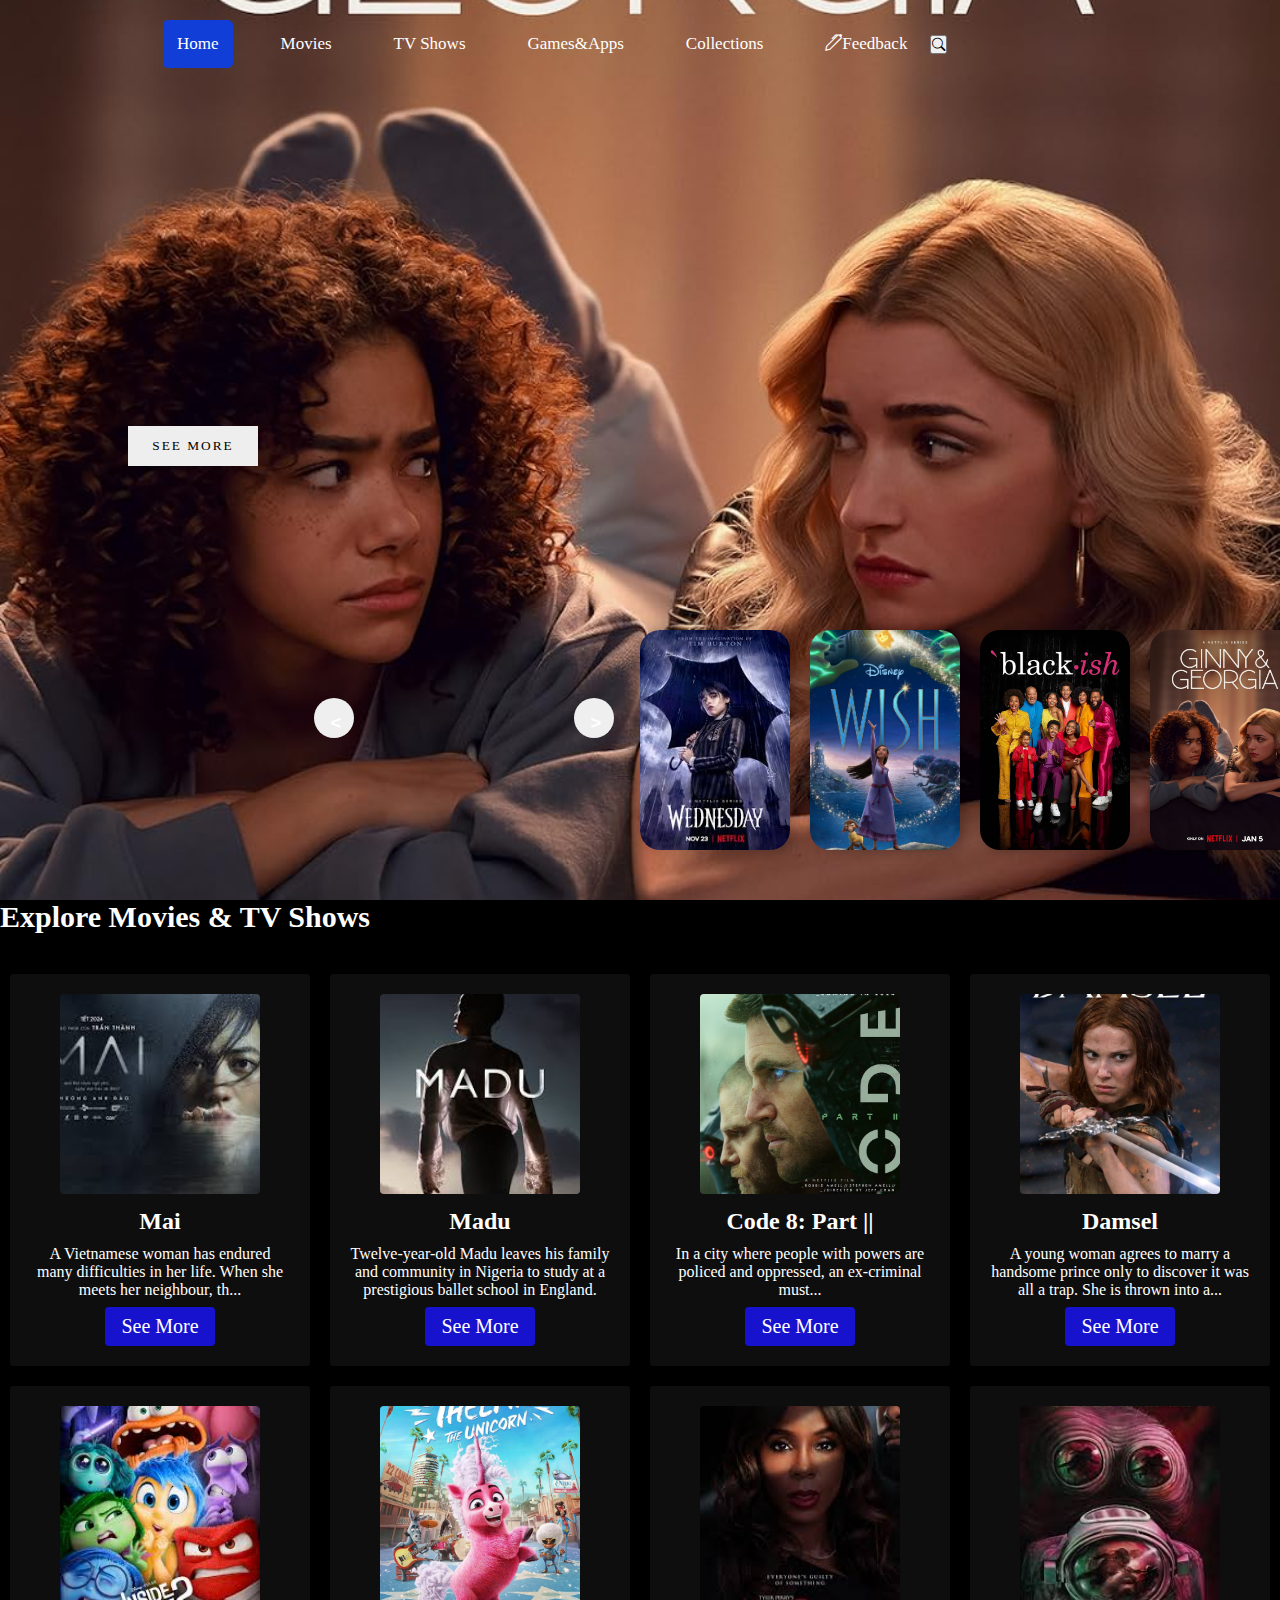
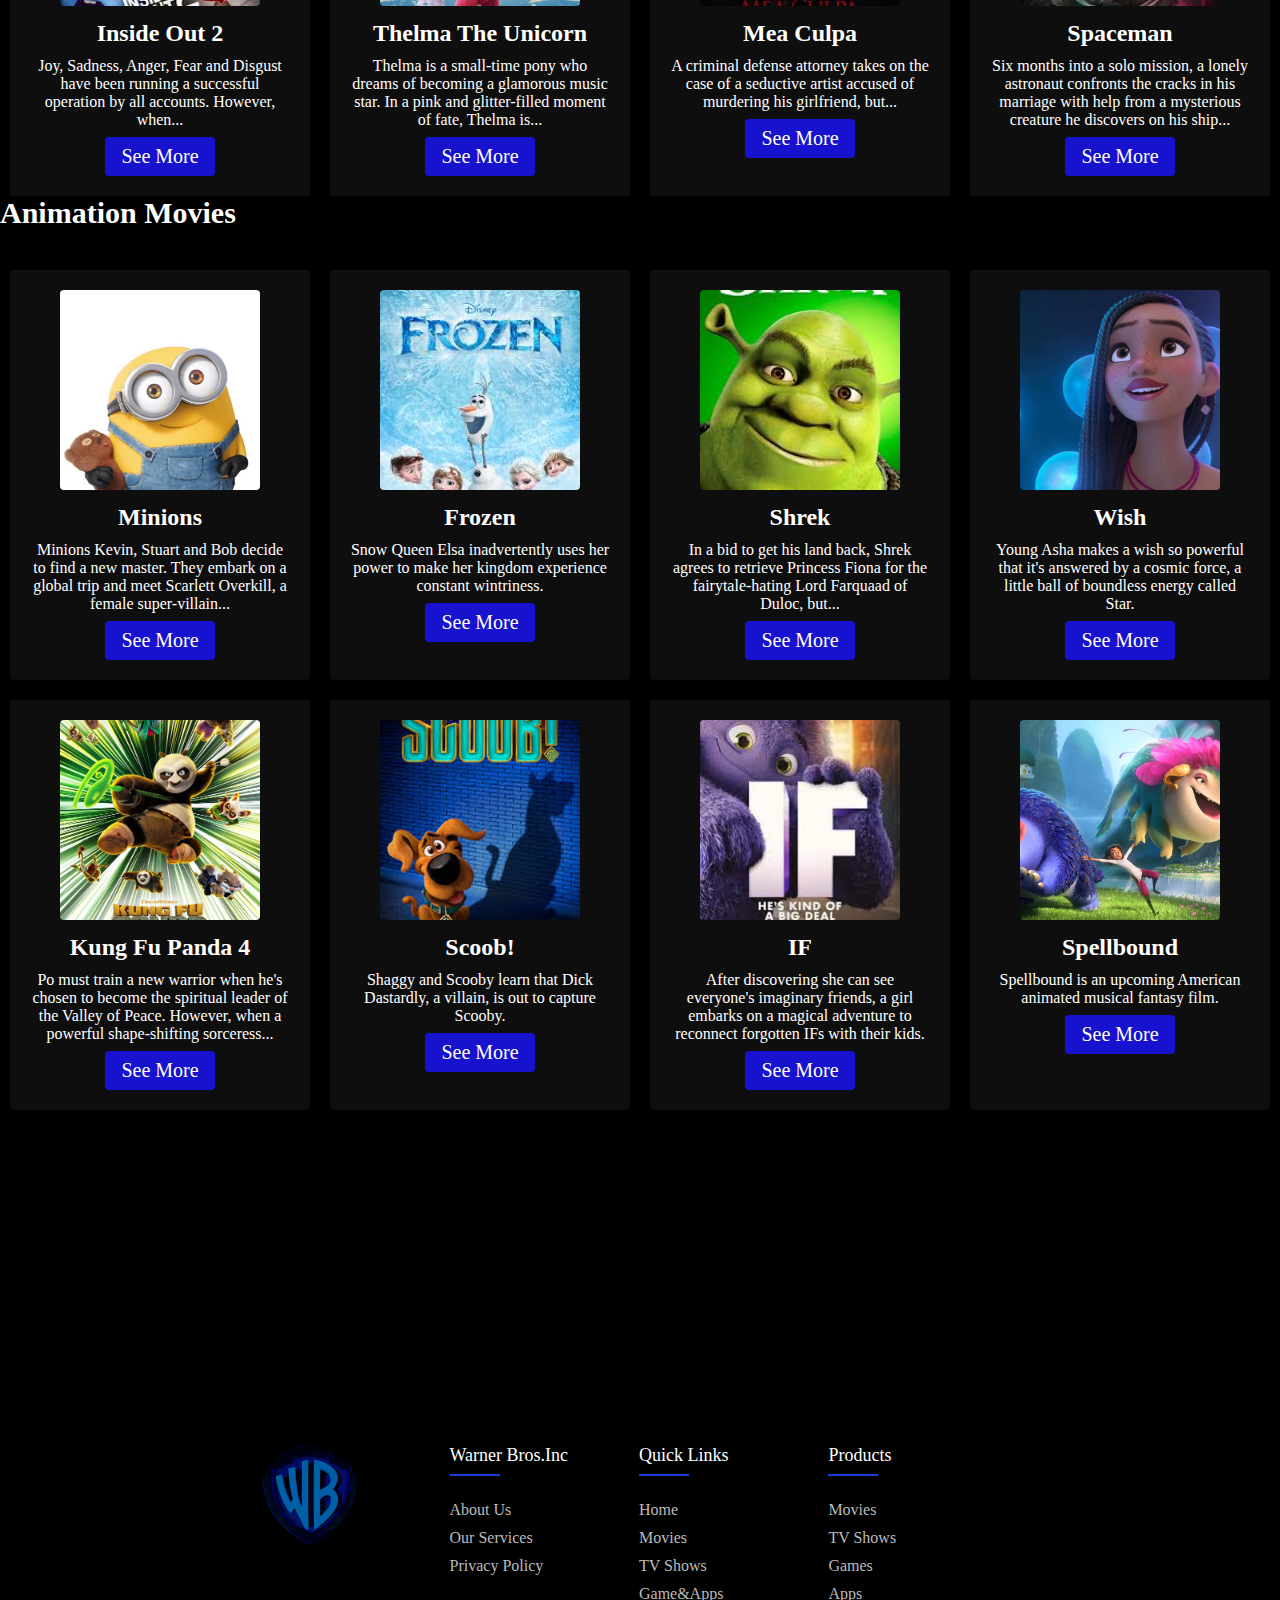
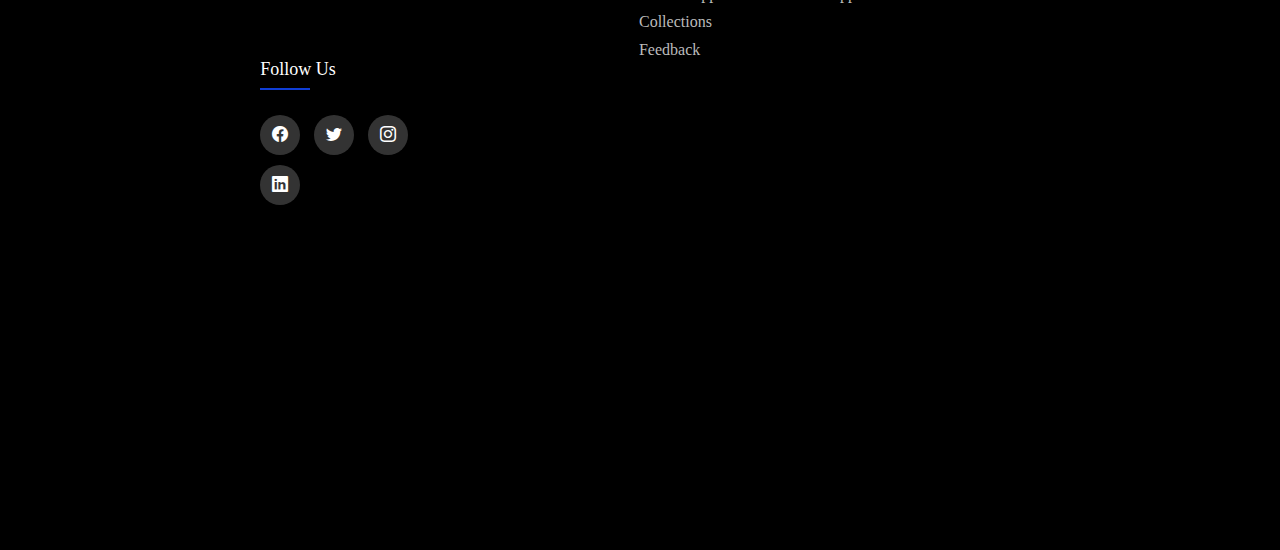
<file: index.html>
<!DOCTYPE html>
<html>
<head>
    <meta charset="UTF-8">
    <meta name="viewport" content="width=device-width, initial-scale=1.0">
    <title>Warner Bros</title>
    <link rel="stylesheet" href="css.css">
    <link rel="stylesheet" href="https://cdn.jsdelivr.net/npm/bootstrap-icons@1.8.1/font/bootstrap-icons.css">
    <link rel="icon" type="image/x-icon" href="C:\Users\buks Bunny\Downloads\bros logo.png">
</head>


<header>
  <div class="pill-nav">
      <a class="active" href="index.html">Home</a>
      <a href="movies.html">Movies</a>
      <a href="TV Shows.html">TV Shows</a>
      <a href="Games&Apps.html">Games&Apps</a>
      <a href="Collections.html">Collections</a>
      <a href="Feedback Form.html"><i class="bi bi-pen"></i>Feedback</a>

      <button class="search-button"><i class="bi bi-search"></i></button>
  </div>
  
</header>
<body>
    <div class="slider">


        <div class="list">

            <div class="item">
                <img src="Images/ginny and georgia.jpg" alt="G & G">

                <div class="content">
                    <div class="title">Ginny & Georgia</div>
                    <div class="type">Drama, Series</div>
                    <div class="description">
                        What would you do for love? For Joe, an intense young man who frequently...</div>
                    <div class="button"><button>SEE MORE</button>
                    </div>
                </div>
            </div>

            <div class="item">
                <img src="Images/wednesday mmm.jpg" alt="wednesday">

                <div class="content">
                    <div class="title">Wednesday</div>
                    <div class="type">TV Series</div>
                    <div class="description">
                        While attending Nevermore Academy, Wednesday Addams attempts to master her emerging psychic ability, thwart a killing spree and solve the mystery that embroiled her parents 25 years ago.</div>
                        <div class="button"><button>SEE MORE</button>
                    </div>
                </div>
            </div>

            <div class="item">
                <img src="Images/wish.jpg" alt="wish">

                <div class="content">
                    <div class="title">Wish</div>
                    <div class="type">Animation</div>
                    <div class="description">
                        Young Asha makes a wish so powerful that it's answered by a cosmic force,...</div>
                        <div class="button"><button>SEE MORE</button>
                    </div>
                </div>
            </div>

            <div class="item">
                <img src="Images/blackish.jpeg" alt="blackish">

                <div class="content">
                    <div class="title">Black-ish</div>
                    <div class="type">Sitcom</div>
                    <div class="description">
                        A man tries to get his family to mingle with the neighbours and form a rapport with them in an effort to fit in and find his place in society.</div>
                       <div class="button"><button>SEE MORE</button>
                    </div>
                </div>
                <button class="my-button">See More!!</button>
            </div>
            
        </div>


        <div class="thumbnail">

            <div class="item">
                <img src="Images/georgia thumbnail.jpg" alt="G & G">
            </div>
            <div class="item">
                <img src="Images/wednesday thumbnail.jpeg" alt="wednesday">
            </div>
            <div class="item">
                <img src="Images/wish thumbnai.jpg" alt="wish">
            </div>
            <div class="item">
                <img src="Images/blackish show.jpg" alt="blackish">
            </div>

        </div>


        <div class="nextPrevArrows">
            <button class="prev"> < </button>
            <button class="next"> > </button>
        </div>


    </div>
    <script src="C:\Users\buks Bunny\Documents\GitHub\WMD-Assignment1\Functions.js"></script>

    <h1>Explore Movies & TV Shows</h1>
    <section class="collections-section">
      <div class="collection-item">
        <img src="Images/Mai.jpeg"  alt="Mai">
        <h2>Mai</h2>
        <p>A Vietnamese woman has endured many difficulties in her life. When she meets her neighbour, th...</p>
        <a href="" class="btn">See More</a>
      </div>
  
      <div class="collection-item">
        <img src="Images/madu.jpeg" alt="Madu">
        <h2>Madu</h2>
        <p>Twelve-year-old Madu leaves his family and community in Nigeria to study at a prestigious ballet school in England.</p>
        <a href="" class="btn">See More</a>
      </div>
  
      <div class="collection-item">
        <img src="Images/code 8 part 2.jpg" alt="Code 8">
        <h2>Code 8: Part ||</h2>
        <p>In a city where people with powers are policed and oppressed, an ex-criminal must...</p>
        <a href="" class="btn">See More</a>
      </div>
  
      <div class="collection-item">
        <img src="Images/damsel poster.jpg" alt="Damsel">
        <h2>Damsel</h2>
        <p>A young woman agrees to marry a handsome prince only to discover it was all a trap. She is thrown into a...</p>
        <a href="" class="btn">See More</a>
      </div>
  
      <div class="collection-item">
        <img src="Images/inside out 2.jpeg" alt="Inside Out 2">
        <h2>Inside Out 2</h2>
        <p>Joy, Sadness, Anger, Fear and Disgust have been running a successful operation by all accounts. However, when...</p>
        <a href="" class="btn">See More</a>
      </div>
  
      <div class="collection-item">
        <img src="Images/Thelma the unicorn.jpg" alt="Thelma">
        <h2>Thelma The Unicorn</h2>
        <p>Thelma is a small-time pony who dreams of becoming a glamorous music star. In a pink and glitter-filled moment of fate, Thelma is...</p>
        <a href="" class="btn">See More</a>
      </div>

      <div class="collection-item">
        <img src="Images/mea culpa.jpeg" alt="Mea Culpa">
        <h2>Mea Culpa</h2>
        <p>A criminal defense attorney takes on the case of a seductive artist accused of murdering his girlfriend, but...</p>
        <a href="" class="btn">See More</a>
      </div>

      <div class="collection-item">
        <img src="Images/Spaceman.jpeg" alt="Spaceman">
        <h2>Spaceman</h2>
        <p>Six months into a solo mission, a lonely astronaut confronts the cracks in his marriage with help from a mysterious creature he discovers on his ship...</p>
        <a href="" class="btn">See More</a>
      </div>
     
    </section>
  
  
    <h1>Animation Movies</h1>
    <section class="collections-section">
      <div class="collection-item">
        <img src="Images/minions.jpg"  alt="Minions">
        <h2>Minions</h2>
        <p>Minions Kevin, Stuart and Bob decide to find a new master. They embark on a global trip and meet Scarlett Overkill, a female super-villain...</p>
        <a href="" class="btn">See More</a>
      </div>
  
      <div class="collection-item">
        <img src="Images/frozen.jpeg" alt="Frozen">
        <h2>Frozen</h2>
        <p>Snow Queen Elsa inadvertently uses her power to make her kingdom experience constant wintriness.</p>
        <a href="" class="btn">See More</a>
      </div>
  
      <div class="collection-item">
        <img src="Images/shrek.jpeg" alt="Shrek">
        <h2>Shrek</h2>
        <p>In a bid to get his land back, Shrek agrees to retrieve Princess Fiona for the fairytale-hating Lord Farquaad of Duloc, but...</p>
        <a href="" class="btn">See More</a>
      </div>
  
      <div class="collection-item">
        <img src="Images/wish.jpg" alt="Wish">
        <h2>Wish</h2>
        <p>Young Asha makes a wish so powerful that it's answered by a cosmic force, a little ball of boundless energy called Star.</p>
        <a href="" class="btn">See More</a>
      </div>
  
      <div class="collection-item">
        <img src="Images/kung fu panda 4.jpg" alt="Kung Fu Panda 4">
        <h2>Kung Fu Panda 4</h2>
        <p>Po must train a new warrior when he's chosen to become the spiritual leader of the Valley of Peace. However, when a powerful shape-shifting sorceress...</p>
        <a href="" class="btn">See More</a>
      </div>
  
      <div class="collection-item">
        <img src="Images/scoob!.jpeg" alt="Scoob!">
        <h2>Scoob!</h2>
        <p>Shaggy and Scooby learn that Dick Dastardly, a villain, is out to capture Scooby.</p>
        <a href="" class="btn">See More</a>
      </div>

      <div class="collection-item">
        <img src="Images/if.jpeg" alt="If">
        <h2>IF</h2>
        <p>After discovering she can see everyone's imaginary friends, a girl embarks on a magical adventure to reconnect forgotten IFs with their kids.</p>
        <a href="" class="btn">See More</a>
      </div>

      <div class="collection-item">
        <img src="Images/Spellbound.jpg" alt="Spellbound">
        <h2>Spellbound</h2>
        <p>Spellbound is an upcoming American animated musical fantasy film.</p>
        <a href="" class="btn">See More</a>
      </div>

      
     
    </section>

    <script>
      let nextBtn = document.querySelector('.next')
let prevBtn = document.querySelector('.prev')

let slider = document.querySelector('.slider')
let sliderList = slider.querySelector('.slider .list')
let thumbnail = document.querySelector('.slider .thumbnail')
let thumbnailItems = thumbnail.querySelectorAll('.item')

thumbnail.appendChild(thumbnailItems[0])

// Function for next button 
nextBtn.onclick = function() {
    moveSlider('next')
}


// Function for prev button 
prevBtn.onclick = function() {
    moveSlider('prev')
}


function moveSlider(direction) {
    let sliderItems = sliderList.querySelectorAll('.item')
    let thumbnailItems = document.querySelectorAll('.thumbnail .item')
    
    if(direction === 'next'){
        sliderList.appendChild(sliderItems[0])
        thumbnail.appendChild(thumbnailItems[0])
        slider.classList.add('next')
    } else {
        sliderList.prepend(sliderItems[sliderItems.length - 1])
        thumbnail.prepend(thumbnailItems[thumbnailItems.length - 1])
        slider.classList.add('prev')
    }


    slider.addEventListener('animationend', function() {
        if(direction === 'next'){
            slider.classList.remove('next')
        } else {
            slider.classList.remove('prev')
        }
    }, {once: true}) // Remove the event listener after it's triggered once
}
    </script>
   
    <footer class="footer">
      <div class="container">
        <div class="row">
          <div class="footer-col">
             <img src="Images/bros logo.png" alt="Warner Bros. Inc" class="footer-logo">
          </div>
          <div class="footer-col">
            <h4>Warner Bros.Inc</h4>
            <ul>
              <li><a href="#">about us</a></li>
              <li><a href="#">our services</a></li>
              <li><a href="#">privacy policy</a></li>
            </ul>
          </div>
          <div class="footer-col">
            <h4>Quick Links</h4>
            <ul>
              <li><a href="#">Home</a></li>
              <li><a href="#">Movies</a></li>
              <li><a href="#">TV Shows</a></li>
              <li><a href="#">Game&Apps</a></li>
              <li><a href="#">Collections</a></li>
                <li><a href="#">Feedback</a></li>
            </ul>
          </div>
          <div class="footer-col">
            <h4>Products</h4>
            <ul>
              <li><a href="#">Movies</a></li>
              <li><a href="#">TV Shows</a></li>
              <li><a href="#">Games</a></li>
              <li><a href="#">Apps</a></li>
            </ul>
          </div>
          <div class="footer-col">
            <h4>follow us</h4>
            <div class="social-links">
              <a href="#"><i class="bi bi-facebook"></i></a>
              <a href="#"><i class="bi bi-twitter"></i></a>
              <a href="#"><i class="bi bi-instagram"></i></a>
              <a href="#"><i class="bi bi-linkedin"></i></a>
            </div>
          </div>
        </div>
      </div>
   </footer>

   
 
 </body>
 </html>
</file>
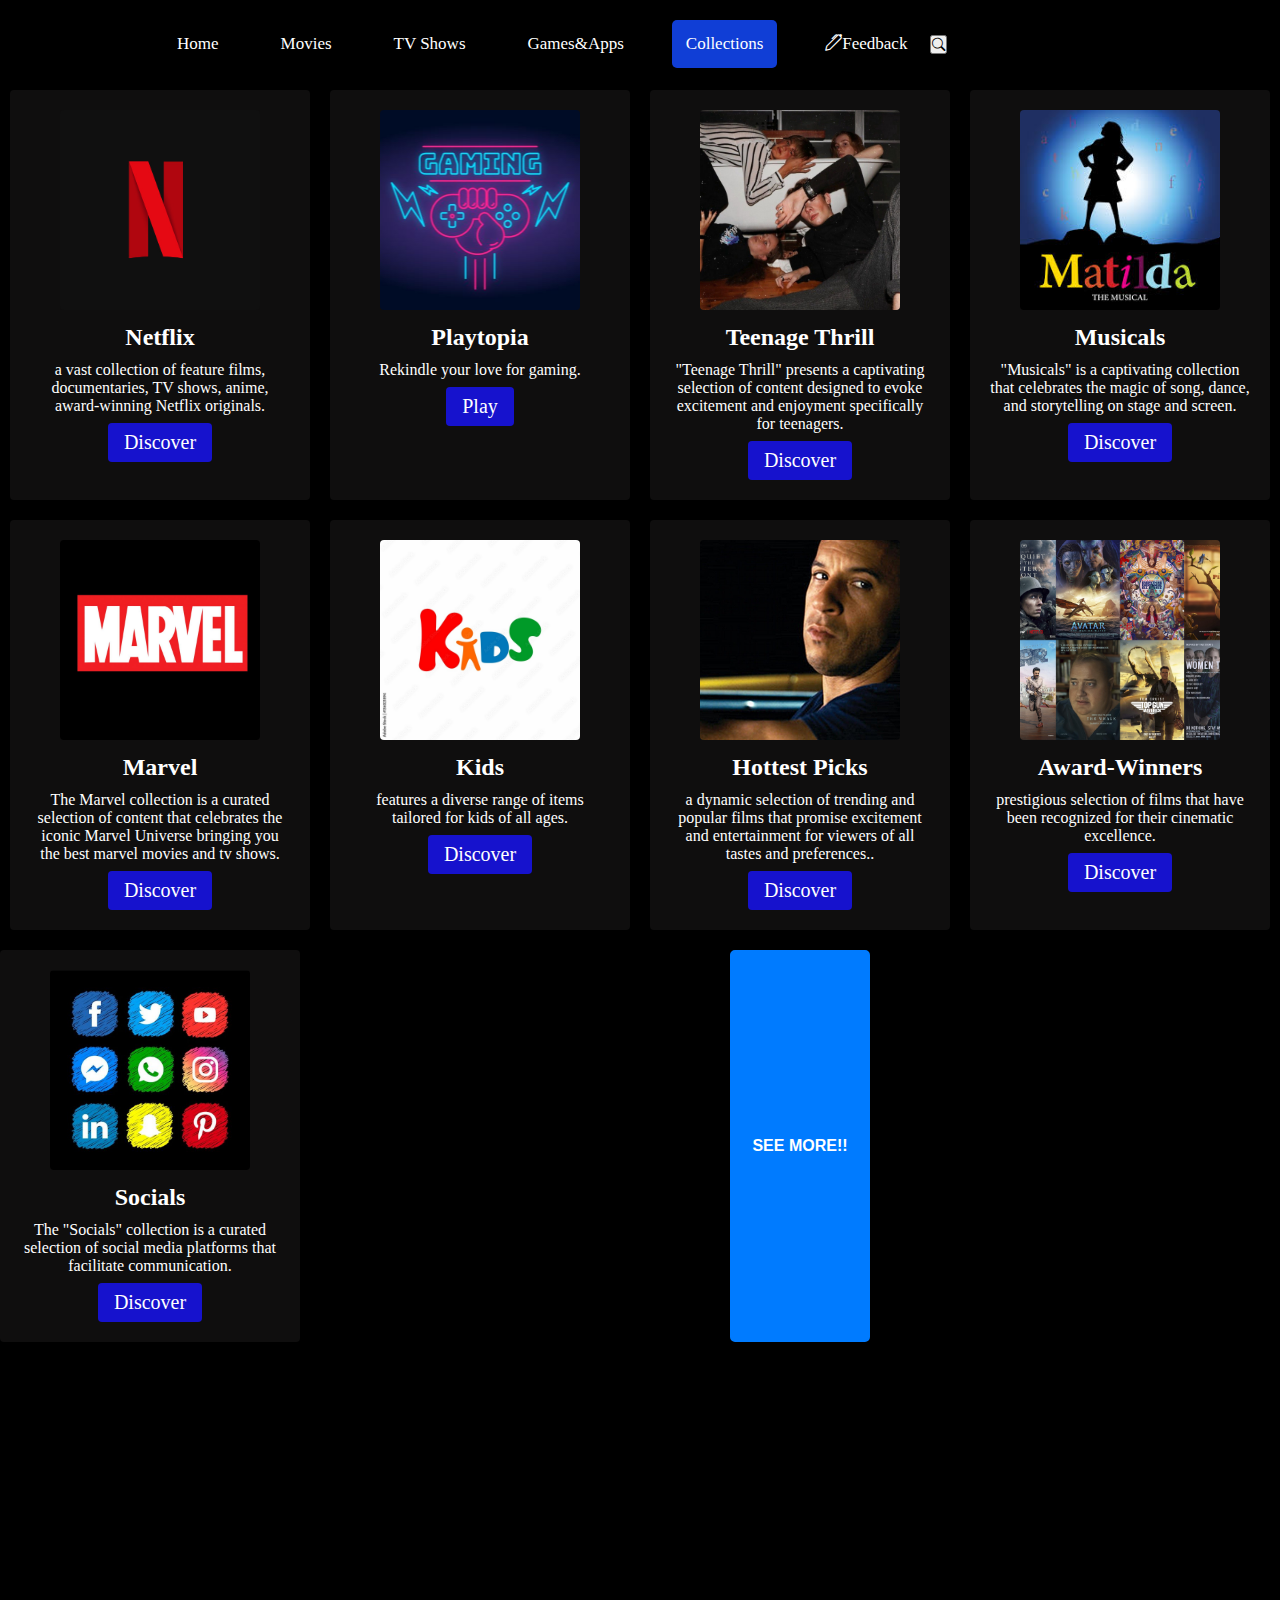
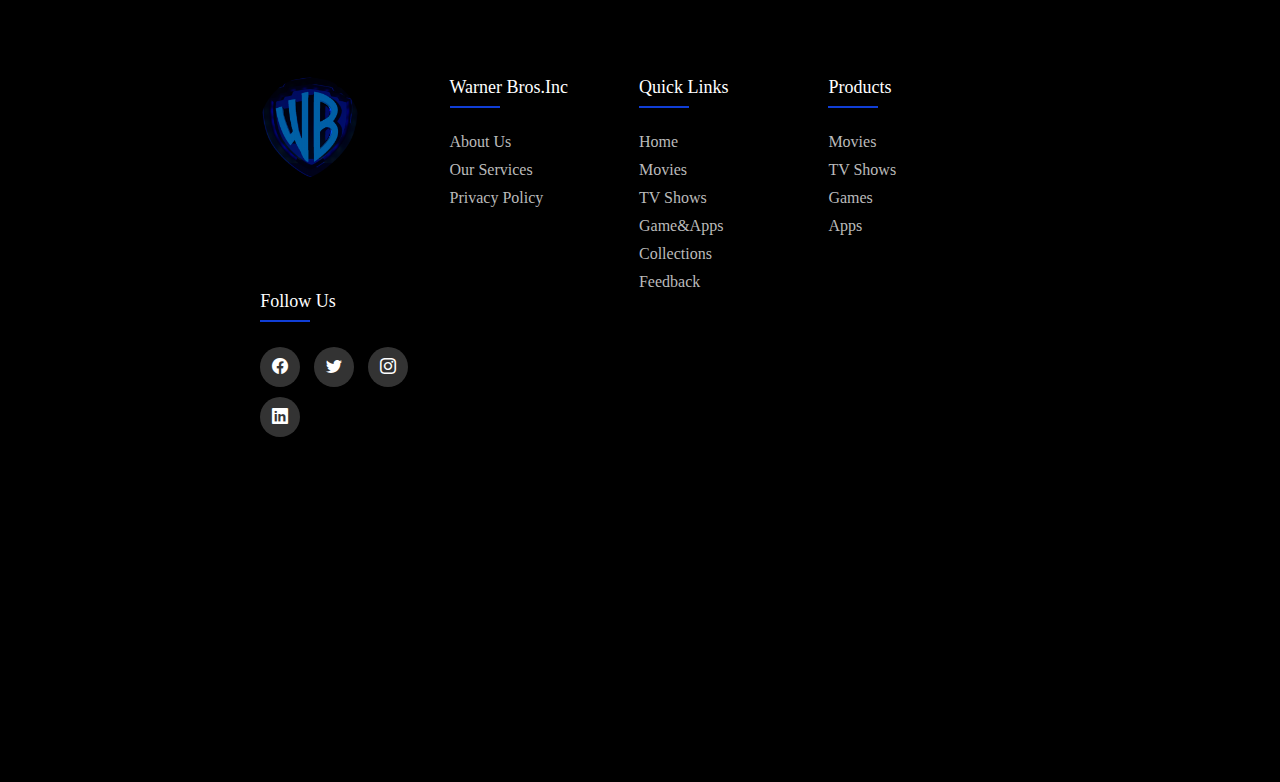
<file: Collections.html>
<!DOCTYPE html>
<html>
<head>
    <meta charset="UTF-8">
    <meta name="viewport" content="width=device-width, initial-scale=1.0">
    <title>Warner Bros</title>
    <link rel="stylesheet" href="style.css">
    <link rel="stylesheet" href="https://cdn.jsdelivr.net/npm/bootstrap-icons@1.8.1/font/bootstrap-icons.css">
    <link rel="icon" type="image/x-icon" href="C:\Users\buks Bunny\Downloads\bros logo.png">
</head>


<header>
  <div class="pill-nav">
      <a  href="index.html">Home</a>
      <a href="movies.html">Movies</a>
      <a href="TV Shows.html">TV Shows</a>
      <a href="Games&Apps.html">Games&Apps</a>
      <a class="active"href="Collections.html">Collections</a>
      <a href="Feedback Form.html"><i class="bi bi-pen"></i>Feedback</a>

      <button class="search-button"><i class="bi bi-search"></i></button>
  </div>
  
</header>
    <body>
        <main>


            <section class="collections-section">
              <div class="collection-item">
                <img src="Images/netflix.jpg" alt="Movies Collection">
                <h2>Netflix</h2>
                <p>a vast collection of feature films, documentaries, TV shows, anime, award-winning Netflix originals.</p>
                <a href="" class="btn">Discover</a>
              </div>
          
              <div class="collection-item">
                <img src="Images/Playtopia.jpg" alt="Games Collection">
                <h2>Playtopia</h2>
                <p>Rekindle your love for gaming.</p>
                <a href="Games&Apps.html" class="btn">Play</a>
              </div>
          
              <div class="collection-item">
                <img src="Images/Teenage thrills.jpg" alt="Teenage Thrills">
                <h2>Teenage Thrill</h2>
                <p> "Teenage Thrill" presents a captivating selection of content designed to evoke excitement and enjoyment specifically for teenagers.</p>
                <a href="" class="btn">Discover</a>
              </div>
          
              <div class="collection-item">
                <img src="Images/Musicals.jpeg" alt="Musicals">
                <h2>Musicals</h2>
                <p>"Musicals" is a captivating collection that celebrates the magic of song, dance, and storytelling on stage and screen.</p>
                <a href="" class="btn">Discover</a>
              </div>
          
          
              <div class="collection-item">
                <img src="Images/Marvel.jpg" alt="Marvel">
                <h2>Marvel</h2>
                <p>The Marvel collection is a curated selection of content that celebrates the iconic Marvel Universe bringing you the best marvel movies and tv shows.</p>
                <a href="" class="btn">Discover</a>
              </div>
          
          
              <div class="collection-item">
                <img src="Images/Kids.jpg" alt="Kidz">
                <h2>Kids</h2>
                <p>features a diverse range of items tailored for kids of all ages.</p>
                <a href="" class="btn">Discover</a>
              </div>
          
              <div class="collection-item">
                <img src="Images/hottest picks.jpg" alt="Hottest Picks">
                <h2>Hottest Picks</h2>
                <p>a dynamic selection of trending and popular films that promise excitement and entertainment for viewers of all tastes and preferences..</p>
                <a href="" class="btn">Discover</a>
              </div>

              <div class="collection-item">
                <img src="Images/Award winning.jpeg" alt="Award winning">
                <h2>Award-Winners</h2>
                <p>prestigious selection of films that have been recognized for their cinematic excellence.</p>
                <a href="TvShows.html" class="btn">Discover</a>
              </div>



              <div class="collection-item">
                <img src="Images/Socials.jpg" alt="Award winning">
                <h2>Socials</h2>
                <p>The "Socials" collection is a curated selection of social media platforms that facilitate communication.</p>
                <a href="TvShows.html" class="btn">Discover</a>
              </div>
              
              <button class="my-button">See More!!</button>
            </section>
          
          
          </main>
    </body>

    <footer class="footer">
      <div class="container">
        <div class="row">
          <div class="footer-col">
             <img src="Images/bros logo.png" alt="Warner Bros. Inc" class="footer-logo">
          </div>
          <div class="footer-col">
            <h4>Warner Bros.Inc</h4>
            <ul>
              <li><a href="#">about us</a></li>
              <li><a href="#">our services</a></li>
              <li><a href="#">privacy policy</a></li>
            </ul>
          </div>
          <div class="footer-col">
            <h4>Quick Links</h4>
            <ul>
              <li><a href="#">Home</a></li>
              <li><a href="#">Movies</a></li>
              <li><a href="#">TV Shows</a></li>
              <li><a href="#">Game&Apps</a></li>
              <li><a href="#">Collections</a></li>
                <li><a href="#">Feedback</a></li>
            </ul>
          </div>
          <div class="footer-col">
            <h4>Products</h4>
            <ul>
              <li><a href="#">Movies</a></li>
              <li><a href="#">TV Shows</a></li>
              <li><a href="#">Games</a></li>
              <li><a href="#">Apps</a></li>
            </ul>
          </div>
          <div class="footer-col">
            <h4>follow us</h4>
            <div class="social-links">
              <a href="#"><i class="bi bi-facebook"></i></a>
              <a href="#"><i class="bi bi-twitter"></i></a>
              <a href="#"><i class="bi bi-instagram"></i></a>
              <a href="#"><i class="bi bi-linkedin"></i></a>
            </div>
          </div>
        </div>
      </div>
   </footer>
 
 </body>
 </html>
</file>
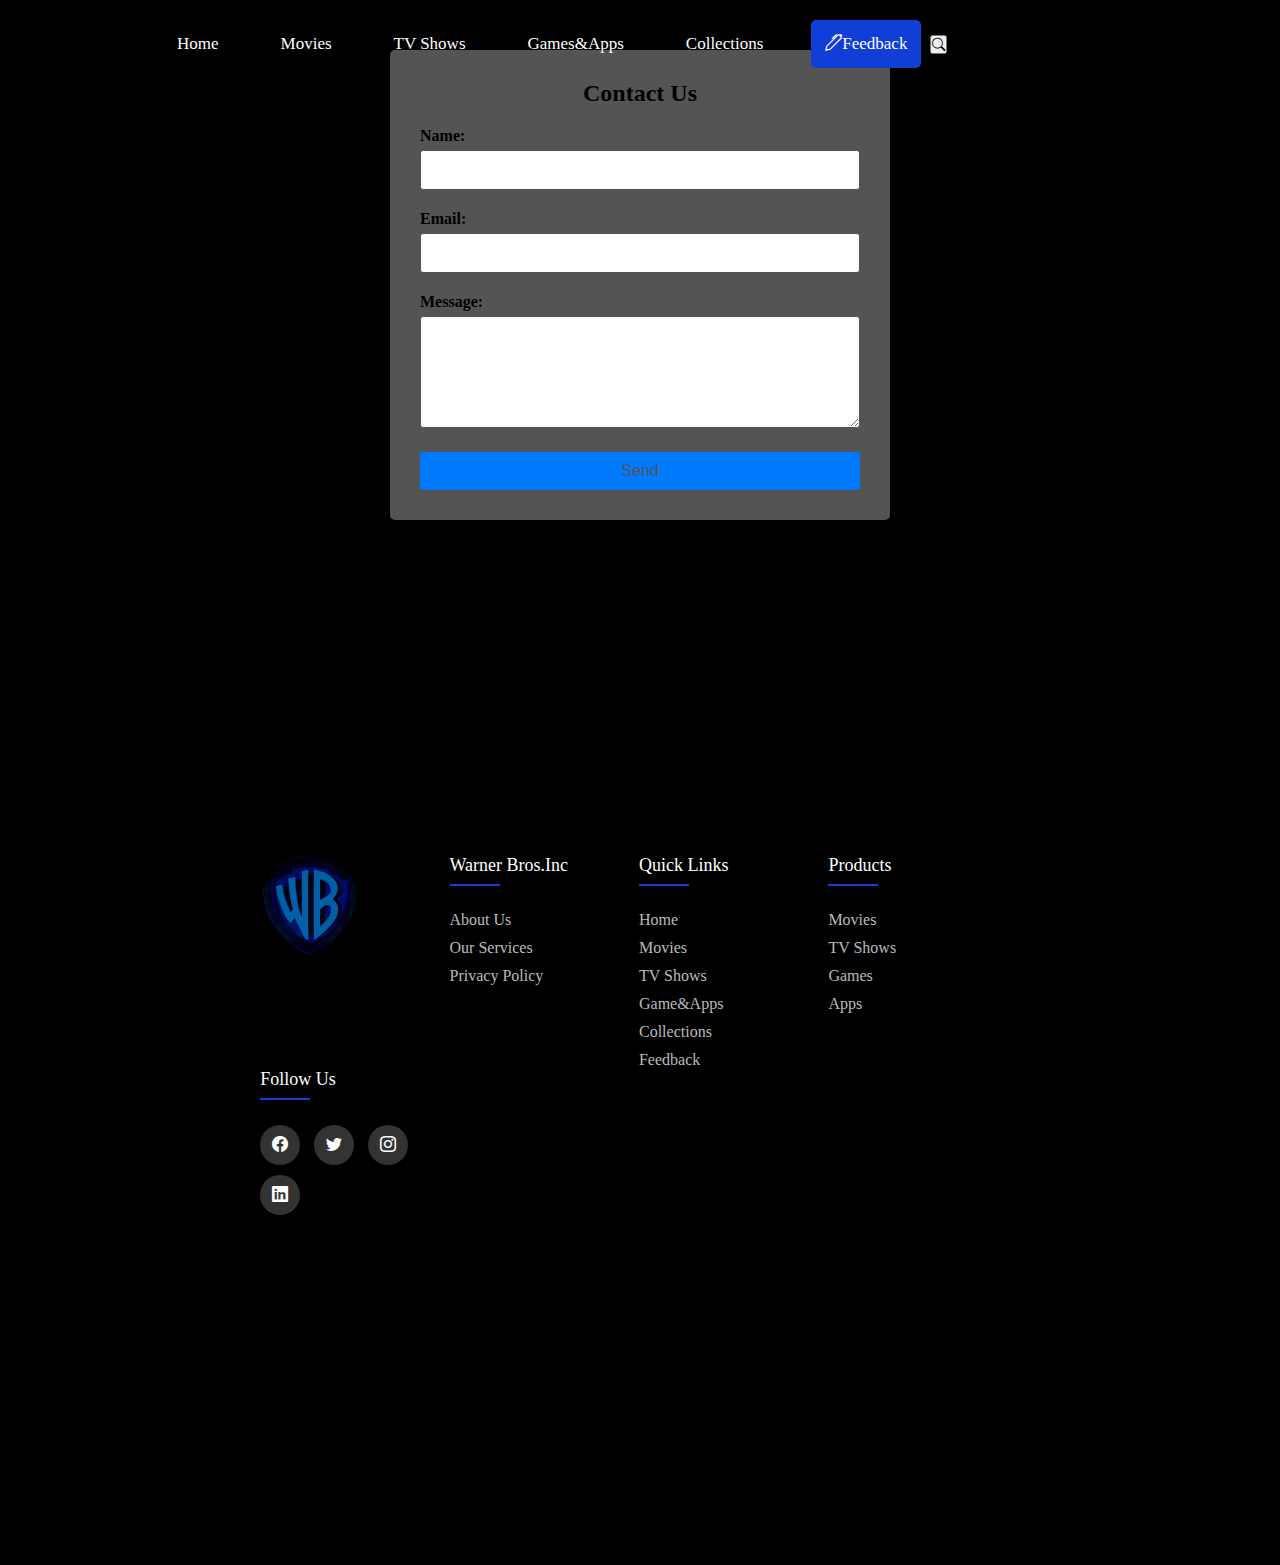
<file: Feedback Form.html>
<!DOCTYPE html>
<html>
<head>
    <meta charset="UTF-8">
    <meta name="viewport" content="width=device-width, initial-scale=1.0">
    <title>Warner Bros</title>
    <link rel="stylesheet" href="style.css">
    <link rel="stylesheet" href="https://cdn.jsdelivr.net/npm/bootstrap-icons@1.8.1/font/bootstrap-icons.css">
    <link rel="icon" type="image/x-icon" href="Images/bros logo.png">
</head>


<header>
  <div class="pill-nav">
      <a  href="index.html">Home</a>
      <a href="movies.html">Movies</a>
      <a href="TV Shows.html">TV Shows</a>
      <a href="Games&Apps.html">Games&Apps</a>
      <a href="Collections.html">Collections</a>
      <a class="active"href="Feedback Form.html"><i class="bi bi-pen"></i>Feedback</a>

      <button class="search-button"><i class="bi bi-search"></i></button>
  </div>
  
</header>
<body>
    <form class="contact-form">
      <h2>Contact Us</h2>
      <div class="form-group">
        <label for="name">Name:</label>
        <input type="text" id="name" name="name" required>
      </div>
      <div class="form-group">
        <label for="email">Email:</label>
        <input type="email" id="email" name="email" required>
      </div>
      <div class="form-group">
        <label for="message">Message:</label>
        <textarea id="message" name="message" rows="5" required></textarea>
      </div>
      <button type="submit" class="submit-btn">Send</button>
    </form>
    
</body>

<footer class="footer">
  <div class="container">
    <div class="row">
      <div class="footer-col">
         <img src="Images/bros logo.png" alt="Warner Bros. Inc" class="footer-logo">
      </div>
      <div class="footer-col">
        <h4>Warner Bros.Inc</h4>
        <ul>
          <li><a href="#">about us</a></li>
          <li><a href="#">our services</a></li>
          <li><a href="#">privacy policy</a></li>
        </ul>
      </div>
      <div class="footer-col">
        <h4>Quick Links</h4>
        <ul>
          <li><a href="#">Home</a></li>
          <li><a href="#">Movies</a></li>
          <li><a href="#">TV Shows</a></li>
          <li><a href="#">Game&Apps</a></li>
          <li><a href="#">Collections</a></li>
            <li><a href="#">Feedback</a></li>
        </ul>
      </div>
      <div class="footer-col">
        <h4>Products</h4>
        <ul>
          <li><a href="#">Movies</a></li>
          <li><a href="#">TV Shows</a></li>
          <li><a href="#">Games</a></li>
          <li><a href="#">Apps</a></li>
        </ul>
      </div>
      <div class="footer-col">
        <h4>follow us</h4>
        <div class="social-links">
          <a href="#"><i class="bi bi-facebook"></i></a>
          <a href="#"><i class="bi bi-twitter"></i></a>
          <a href="#"><i class="bi bi-instagram"></i></a>
          <a href="#"><i class="bi bi-linkedin"></i></a>
        </div>
      </div>
    </div>
  </div>
</footer>

</body>
</html>
</file>
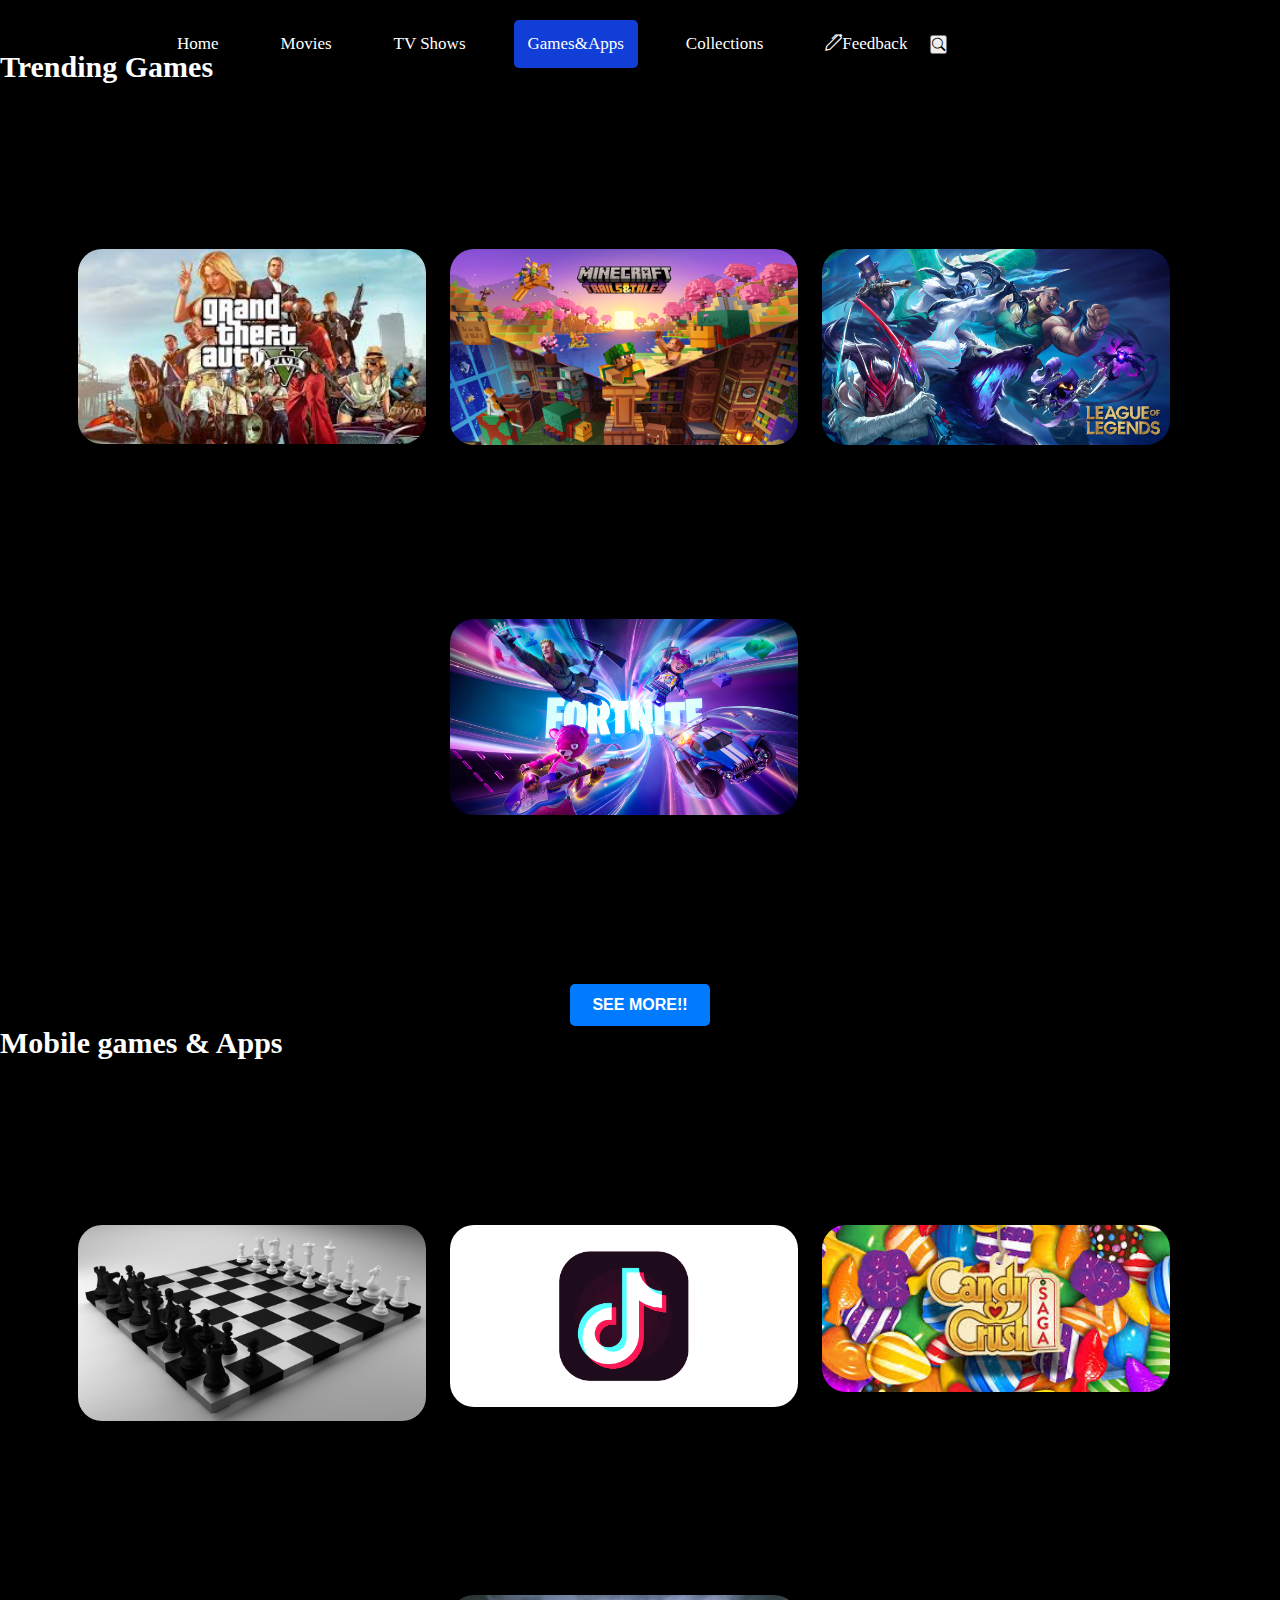
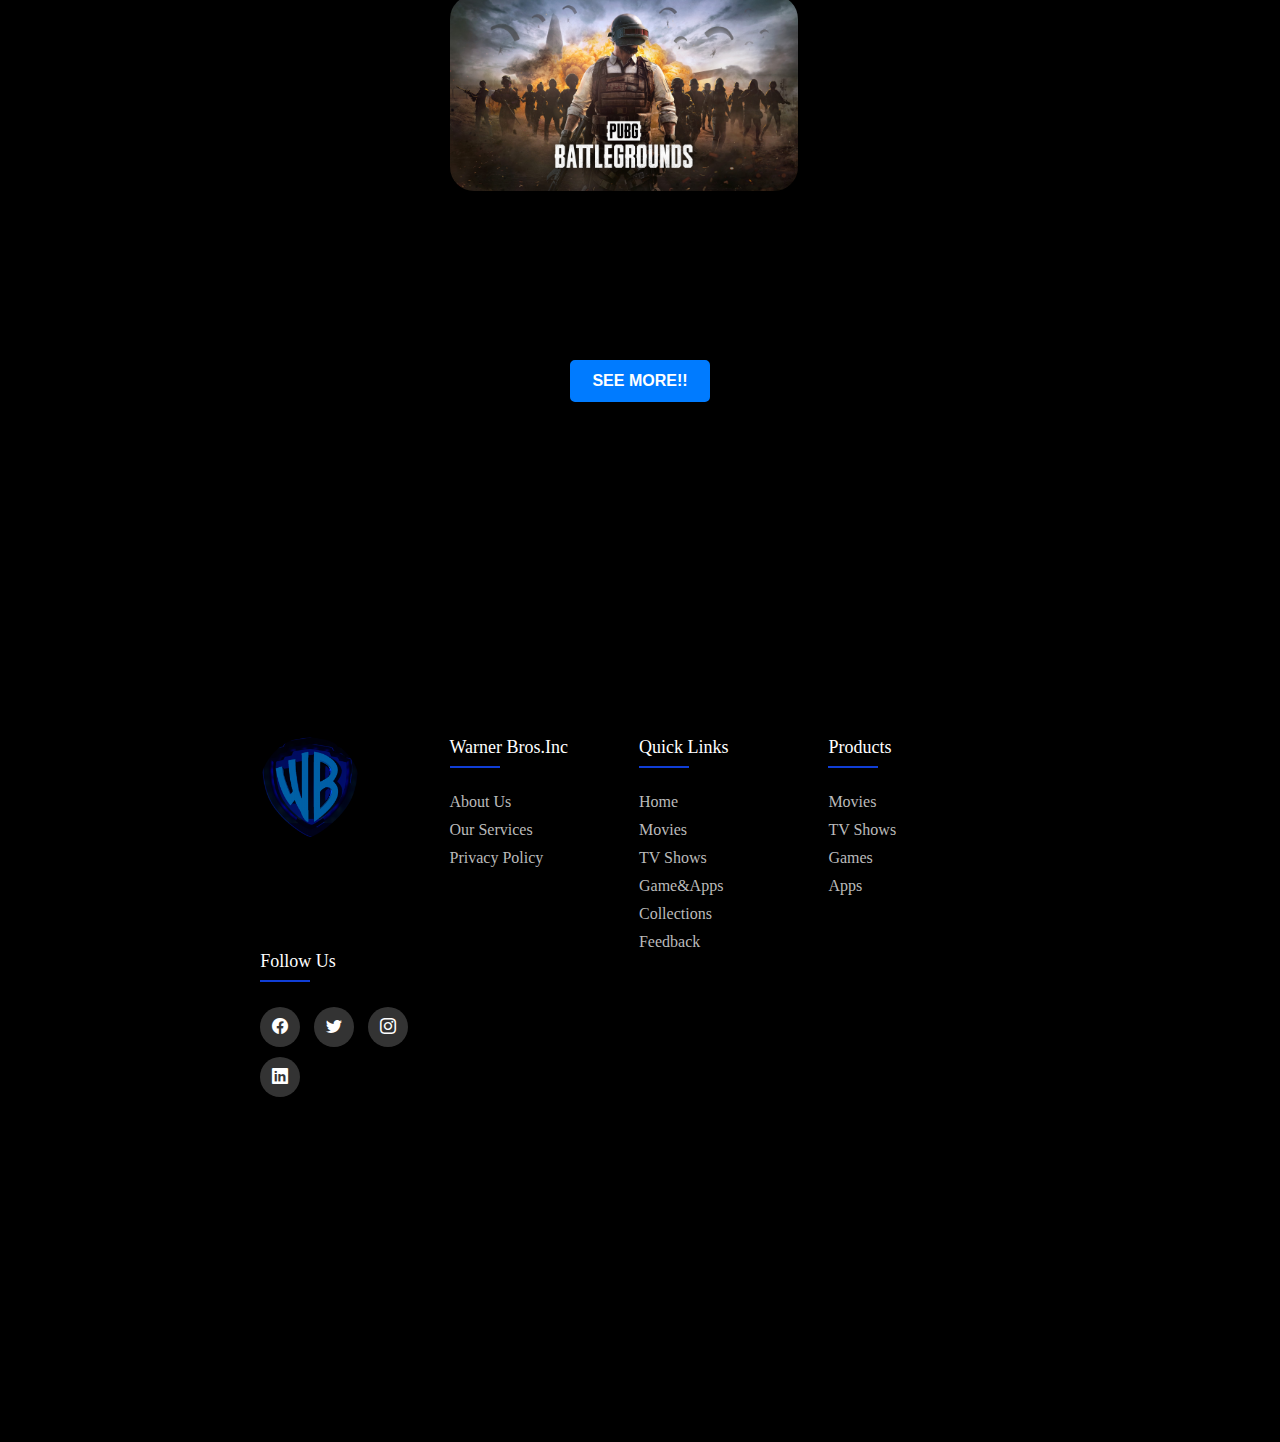
<file: Games&Apps.html>
<!DOCTYPE html>
<html>
<head>
    <meta charset="UTF-8">
    <meta name="viewport" content="width=device-width, initial-scale=1.0">
    <title>Warner Bros</title>
    <link rel="stylesheet" href="style.css">
    <link rel="stylesheet" href="https://cdn.jsdelivr.net/npm/bootstrap-icons@1.8.1/font/bootstrap-icons.css">
    <link rel="icon" type="image/x-icon" href="C:\Users\buks Bunny\Downloads\bros logo.png">
</head>


<header>
   <div class="pill-nav">
       <a  href="index.html">Home</a>
       <a href="movies.html">Movies</a>
       <a href="TV Shows.html">TV Shows</a>
       <a class="active"href="Games&Apps.html">Games&Apps</a>
       <a href="Collections.html">Collections</a>
       <a href="Feedback Form.html"><i class="bi bi-pen"></i>Feedback</a>
 
       <button class="search-button"><i class="bi bi-search"></i></button>
   </div>
   
 </header>

<body>
       <h1>Trending Games</h1>
   <div class="container">
      <div class="card__container">
         <article class="card__article">
            <img src="Images/Grand Theft Auto V.jpeg" alt="GTAV" class="card__img">

            <div class="card__data">
               <span class="card__description">Grand Theft Auto V is a 2013 action-adventure game developed by Rockstar North and published by Rockstar Games</span>
               <h2 class="card__title">Grand Theft Auto</h2>
               <a href="#" class="card__button">Download&Play</a>
            </div>
         </article>

         <article class="card__article">
            <img src="Images/minecraft.png" alt="minecraft" class="card__img">

            <div class="card__data">
               <span class="card__description">layers explore a blocky, pixelated, procedurally generated, three-dimensional world with virtually infinite terrain.</span>
               <h2 class="card__title">Minecraft</h2>
               <a href="#" class="card__button">Download&Play</a>
            </div>
         </article>

         <article class="card__article">
            <img src="Images/League of legends.jpeg" alt="League Of Legends" class="card__img">

            <div class="card__data">
               <span class="card__description">features a team-based competitive game mode based on strategy and outplaying opponents.</span>
               <h2 class="card__title">League Of Legends</h2>
               <a href="#" class="card__button">Download&Play</a>
            </div>
         </article>
      </div>

         <article class="card__article">
            <img src="Images/Fortnite.jpeg" alt="Fortnite" class="card__img">

            <div class="card__data">
               <span class="card__description">a survival game where 100 players fight against each other in player versus player combat to be the last one standing.</span>
               <h2 class="card__title">Fortnite</h2>
               <a href="#" class="card__button">Download&Play</a>
            </div>
         </article>
      </div>
      <button class="my-button">See More!!</button>
   </div>
</div>

   <h1>Mobile games & Apps</h1>
   <div class="container">
      <div class="card__container">
         <article class="card__article">
            <img src="Images/Chess.jpg" alt="Chess" class="card__img">

            <div class="card__data">
               <span class="card__description">Chess is an abstract strategy game that involves no hidden information and no elements of chance.</span>
               <h2 class="card__title">Chess</h2>
               <a href="#" class="card__button">Download&Play</a>
            </div>
         </article>

         <article class="card__article">
            <img src="Images/tiktok.png" alt="tiktok" class="card__img">

            <div class="card__data">
               <span class="card__description">TikTok - trends start here. On a device or on the web, viewers can watch and discover millions of personalized short videos.</span>
               <h2 class="card__title">TikTok</h2>
               <a href="#" class="card__button">Download</a>
            </div>
         </article>

         <article class="card__article">
            <img src="Images/candy crush saga.jpeg" alt="Candy Crush" class="card__img">

            <div class="card__data">
               <span class="card__description">A "match three" game, where the core gameplay is based on swapping two adjacent candies among several on the gameboard to make a row or column of at least three matching-colored candies.</span>
               <h2 class="card__title">Candy Crush</h2>
               <a href="#" class="card__button">Download&Play</a>
            </div>
         </article>
      </div>
      <article class="card__article">
         <img src="Images/pubg.jpg" alt="pubg" class="card__img">

         <div class="card__data">
            <span class="card__description">PUBG: BATTLEGROUNDS is a battle royale that pits 100 players against each other. Outplay your opponents to become the lone survivor.</span>
            <h2 class="card__title">PUBG:Mobile</h2>
            <a href="#" class="card__button">Download&Play</a>
         </div>
      </article>
   </div>
</div>


      
      </div>
      <button class="my-button">See More!!</button>
   </div>

<footer class="footer">
  	 <div class="container">
  	 	<div class="row">
         <div class="footer-col">
            <img src="Images/bros logo.png" alt="Warner Bros. Inc" class="footer-logo">
         </div>
  	 		<div class="footer-col">
  	 			<h4>Warner Bros.Inc</h4>
  	 			<ul>
  	 				<li><a href="#">about us</a></li>
  	 				<li><a href="#">our services</a></li>
  	 				<li><a href="#">privacy policy</a></li>
  	 			</ul>
  	 		</div>
  	 		<div class="footer-col">
  	 			<h4>Quick Links</h4>
  	 			<ul>
  	 				<li><a href="#">Home</a></li>
  	 				<li><a href="#">Movies</a></li>
  	 				<li><a href="#">TV Shows</a></li>
  	 				<li><a href="#">Game&Apps</a></li>
  	 				<li><a href="#">Collections</a></li>
               <li><a href="#">Feedback</a></li>
  	 			</ul>
  	 		</div>
  	 		<div class="footer-col">
  	 			<h4>Products</h4>
  	 			<ul>
  	 				<li><a href="#">Movies</a></li>
  	 				<li><a href="#">TV Shows</a></li>
  	 				<li><a href="#">Games</a></li>
  	 				<li><a href="#">Apps</a></li>
  	 			</ul>
  	 		</div>
  	 		<div class="footer-col">
  	 			<h4>follow us</h4>
  	 			<div class="social-links">
  	 				<a href="#"><i class="bi bi-facebook"></i></a>
  	 				<a href="#"><i class="bi bi-twitter"></i></a>
  	 				<a href="#"><i class="bi bi-instagram"></i></a>
  	 				<a href="#"><i class="bi bi-linkedin"></i></a>
  	 			</div>
  	 		</div>
  	 	</div>
  	 </div>
  </footer>

</body>
</html>
</file>
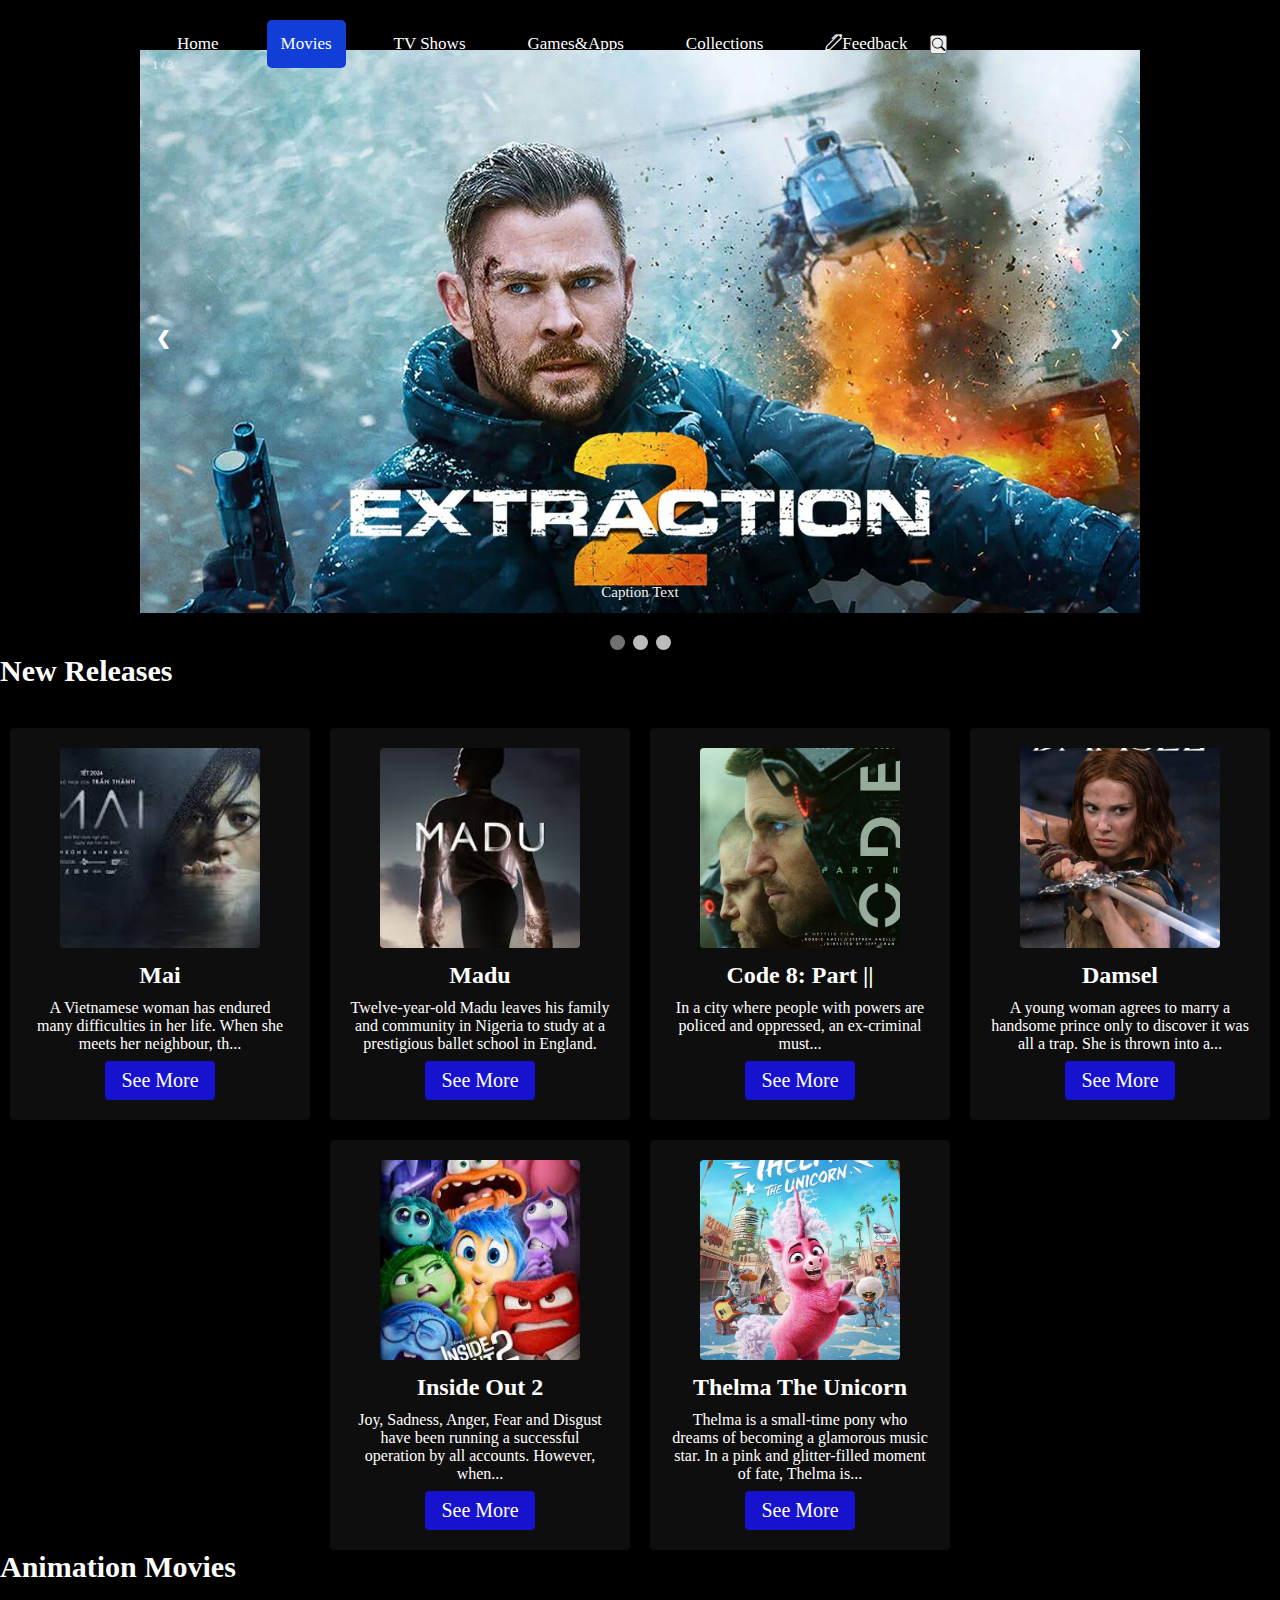
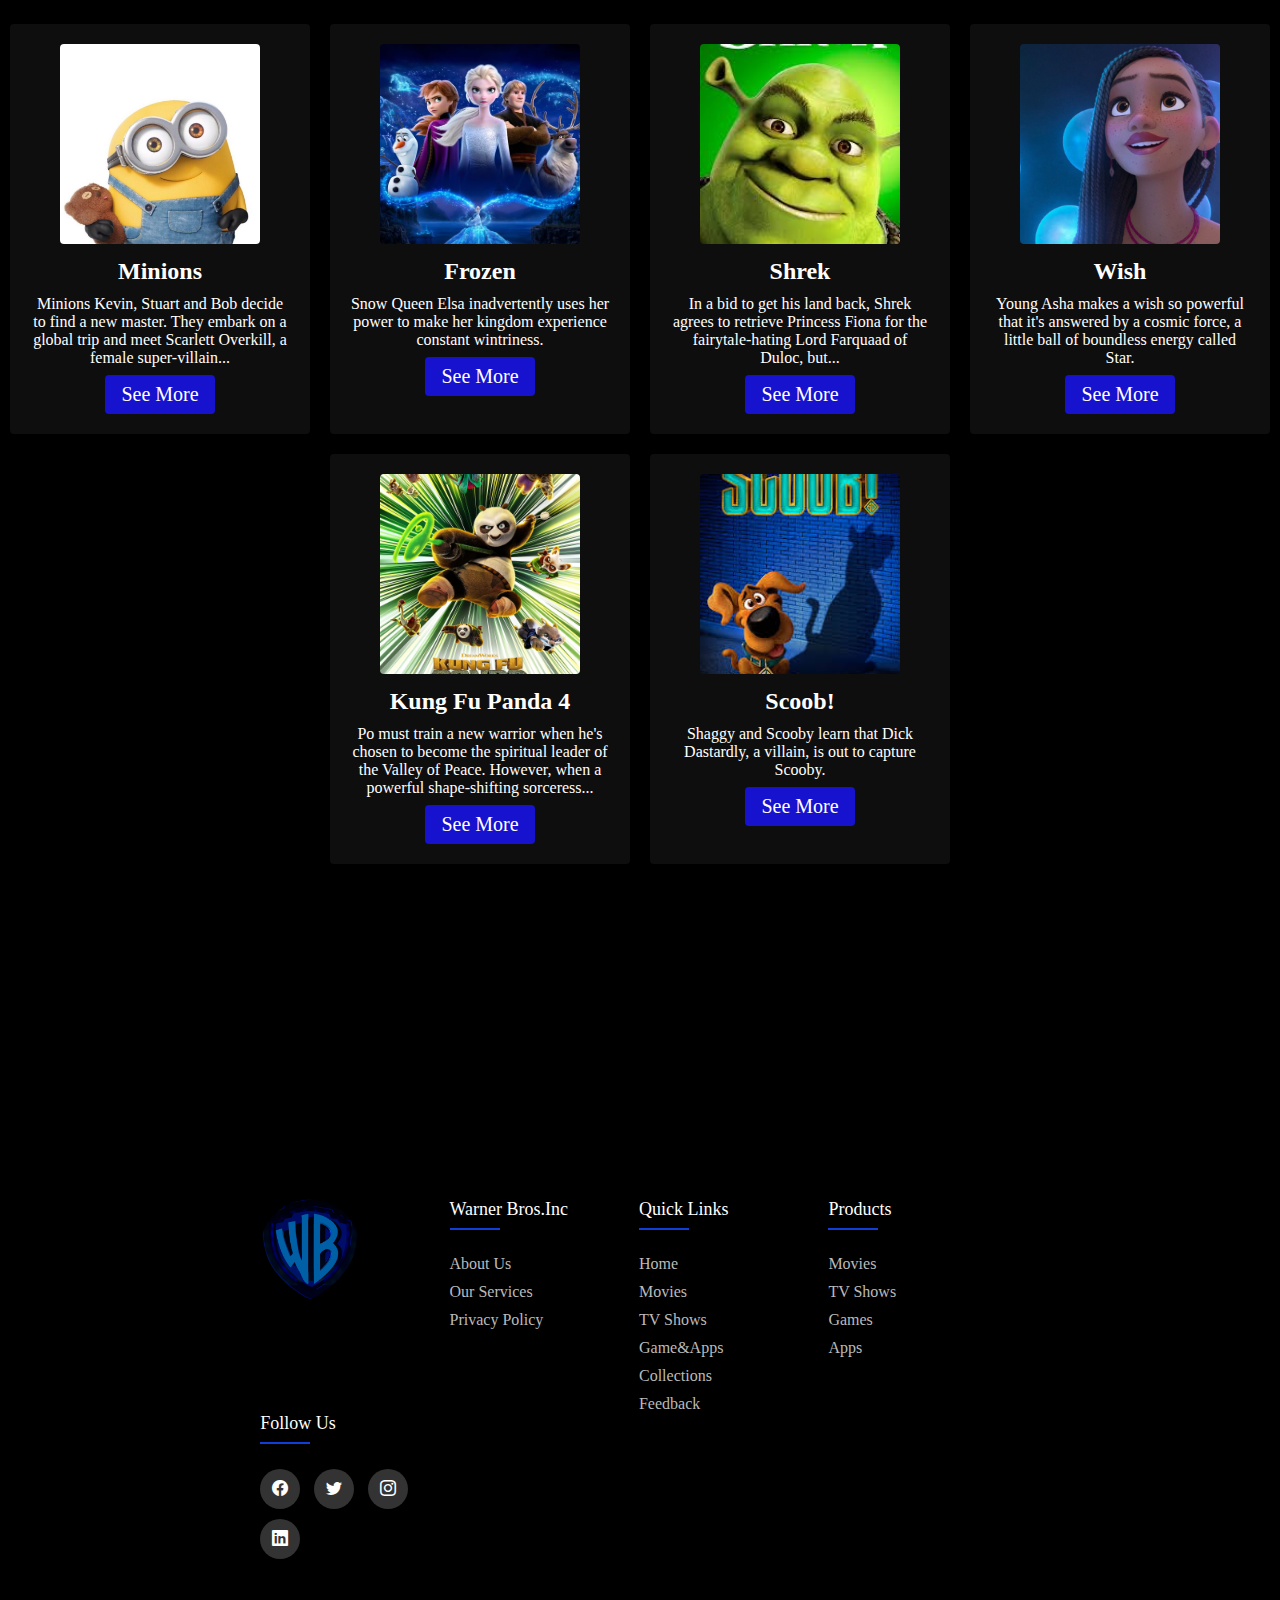
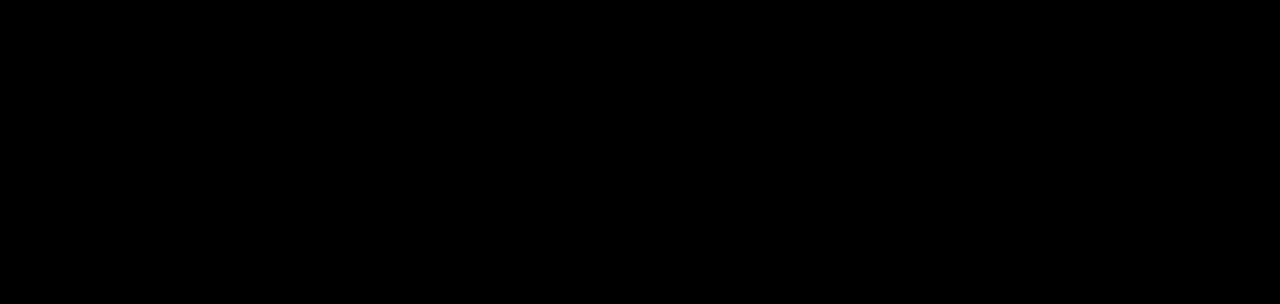
<file: movies.html>
<!DOCTYPE html>
<html>
<head>
    <meta charset="UTF-8">
    <meta name="viewport" content="width=device-width, initial-scale=1.0">
    <title>Warner Bros</title>
    <link rel="stylesheet" href="style.css">
    <link rel="stylesheet" href="https://cdn.jsdelivr.net/npm/bootstrap-icons@1.8.1/font/bootstrap-icons.css">
    <link rel="icon" type="image/x-icon" href="Images/bros logo.png">
</head>


<header>
  <div class="pill-nav">
      <a  href="index.html">Home</a>
      <a class="active" href="movies.html">Movies</a>
      <a href="TV Shows.html">TV Shows</a>
      <a href="Games&Apps.html">Games&Apps</a>
      <a href="Collections.html">Collections</a>
      <a href="Feedback Form.html"><i class="bi bi-pen"></i>Feedback</a>

      <button class="search-button"><i class="bi bi-search"></i></button>
  </div>
  
</header>
<body>


  <div class="slideshow-container">

    <div class="mySlides fade">
      <div class="numbertext">1 / 3</div>
      <img src="Images/extraction 2.jpg" style="width:100%">
      <div class="text">Caption Text</div>
    </div>
    
    <div class="mySlides fade">
      <div class="numbertext">2 / 3</div>
      <img src="Images/f9.jpeg" style="width:100%">
      <div class="text">Caption Two</div>
    </div>
    
    <div class="mySlides fade">
      <div class="numbertext">3 / 3</div>
      <img src="Images/rio 2.jpeg" style="width:100%">
      <div class="text">Caption Three</div>
    </div>
    
    <a class="prev" onclick="plusSlides(-1)">❮</a>
    <a class="next" onclick="plusSlides(1)">❯</a>
    
    </div>
    <br>
    
    <div style="text-align:center">
      <span class="dot" onclick="currentSlide(1)"></span> 
      <span class="dot" onclick="currentSlide(2)"></span> 
      <span class="dot" onclick="currentSlide(3)"></span> 
    </div>
    
    <script>let slideIndex = 1;
      showSlides(slideIndex);
      
      function plusSlides(n) {
        showSlides(slideIndex += n);
      }
      
      function currentSlide(n) {
        showSlides(slideIndex = n);
      }
      
      function showSlides(n) {
        let i;
        let slides = document.getElementsByClassName("mySlides");
        let dots = document.getElementsByClassName("dot");
        if (n > slides.length) {slideIndex = 1}    
        if (n < 1) {slideIndex = slides.length}
        for (i = 0; i < slides.length; i++) {
          slides[i].style.display = "none";  
        }
        for (i = 0; i < dots.length; i++) {
          dots[i].className = dots[i].className.replace(" active", "");
        }
        slides[slideIndex-1].style.display = "block";  
        dots[slideIndex-1].className += " active";
      }
      </script>


     <h1>New Releases</h1>
  <section class="collections-section">
    <div class="collection-item">
      <img src="Images/Mai.jpeg"   alt="Mai">
      <h2>Mai</h2>
      <p>A Vietnamese woman has endured many difficulties in her life. When she meets her neighbour, th...</p>
      <a href="TwoMen.html" class="btn">See More</a>
    </div>

    <div class="collection-item">
      <img src="Images/madu.jpeg" alt="Madu">
      <h2>Madu</h2>
      <p>Twelve-year-old Madu leaves his family and community in Nigeria to study at a prestigious ballet school in England.</p>
      <a href="BigBang.html" class="btn">See More</a>
    </div>

    <div class="collection-item">
      <img src="Images/code 8 part 2.jpg" alt="Code 8">
      <h2>Code 8: Part ||</h2>
      <p>In a city where people with powers are policed and oppressed, an ex-criminal must...</p>
      <a href="Abbott.html" class="btn">See More</a>
    </div>

    <div class="collection-item">
      <img src="Images/damsel poster.jpg" alt="Damsel">
      <h2>Damsel</h2>
      <p>A young woman agrees to marry a handsome prince only to discover it was all a trap. She is thrown into a...</p>
      <a href="Ted.html" class="btn">See More</a>
    </div>

    <div class="collection-item">
      <img src="Images/inside out 2.jpeg" alt="Inside Out 2">
      <h2>Inside Out 2</h2>
      <p>Joy, Sadness, Anger, Fear and Disgust have been running a successful operation by all accounts. However, when...</p>
      <a href="Ted.html" class="btn">See More</a>
    </div>

    <div class="collection-item">
      <img src="Images/Thelma the unicorn.jpg" alt="Thelma">
      <h2>Thelma The Unicorn</h2>
      <p>Thelma is a small-time pony who dreams of becoming a glamorous music star. In a pink and glitter-filled moment of fate, Thelma is...</p>
      <a href="Ted.html" class="btn">See More</a>
    </div>
    
  </section>


  <h1>Animation Movies</h1>
  <section class="collections-section">
    <div class="collection-item">
      <img src="Images/minions.jpg"  alt="Minions">
      <h2>Minions</h2>
      <p>Minions Kevin, Stuart and Bob decide to find a new master. They embark on a global trip and meet Scarlett Overkill, a female super-villain...</p>
      <a href="TwoMen.html" class="btn">See More</a>
    </div>

    <div class="collection-item">
      <img src="Images/Frozen.jpg" alt="Frozen">
      <h2>Frozen</h2>
      <p>Snow Queen Elsa inadvertently uses her power to make her kingdom experience constant wintriness.</p>
      <a href="BigBang.html" class="btn">See More</a>
    </div>

    <div class="collection-item">
      <img src="Images/shrek.jpeg" alt="Shrek">
      <h2>Shrek</h2>
      <p>In a bid to get his land back, Shrek agrees to retrieve Princess Fiona for the fairytale-hating Lord Farquaad of Duloc, but...</p>
      <a href="Abbott.html" class="btn">See More</a>
    </div>

    <div class="collection-item">
      <img src="Images/wish.jpg" alt="Wish">
      <h2>Wish</h2>
      <p>Young Asha makes a wish so powerful that it's answered by a cosmic force, a little ball of boundless energy called Star.</p>
      <a href="Ted.html" class="btn">See More</a>
    </div>

    <div class="collection-item">
      <img src="Images/kung fu panda 4.jpg" alt="Kung Fu Panda 4">
      <h2>Kung Fu Panda 4</h2>
      <p>Po must train a new warrior when he's chosen to become the spiritual leader of the Valley of Peace. However, when a powerful shape-shifting sorceress...</p>
      <a href="Ted.html" class="btn">See More</a>
    </div>

    <div class="collection-item">
      <img src="Images/scoob!.jpeg" alt="Scoob!">
      <h2>Scoob!</h2>
      <p>Shaggy and Scooby learn that Dick Dastardly, a villain, is out to capture Scooby.</p>
      <a href="Ted.html" class="btn">See More</a>
    </div>
   
  </section>
 

</main>
<footer class="footer">
  <div class="container">
    <div class="row">
      <div class="footer-col">
         <img src="Images/bros logo.png" alt="Warner Bros. Inc" class="footer-logo">
      </div>
      <div class="footer-col">
        <h4>Warner Bros.Inc</h4>
        <ul>
          <li><a href="#">about us</a></li>
          <li><a href="#">our services</a></li>
          <li><a href="#">privacy policy</a></li>
        </ul>
      </div>
      <div class="footer-col">
        <h4>Quick Links</h4>
        <ul>
          <li><a href="#">Home</a></li>
          <li><a href="#">Movies</a></li>
          <li><a href="#">TV Shows</a></li>
          <li><a href="#">Game&Apps</a></li>
          <li><a href="#">Collections</a></li>
            <li><a href="#">Feedback</a></li>
        </ul>
      </div>
      <div class="footer-col">
        <h4>Products</h4>
        <ul>
          <li><a href="#">Movies</a></li>
          <li><a href="#">TV Shows</a></li>
          <li><a href="#">Games</a></li>
          <li><a href="#">Apps</a></li>
        </ul>
      </div>
      <div class="footer-col">
        <h4>follow us</h4>
        <div class="social-links">
          <a href="#"><i class="bi bi-facebook"></i></a>
          <a href="#"><i class="bi bi-twitter"></i></a>
          <a href="#"><i class="bi bi-instagram"></i></a>
          <a href="#"><i class="bi bi-linkedin"></i></a>
        </div>
      </div>
    </div>
  </div>
</footer>

</body>
</html>
</file>
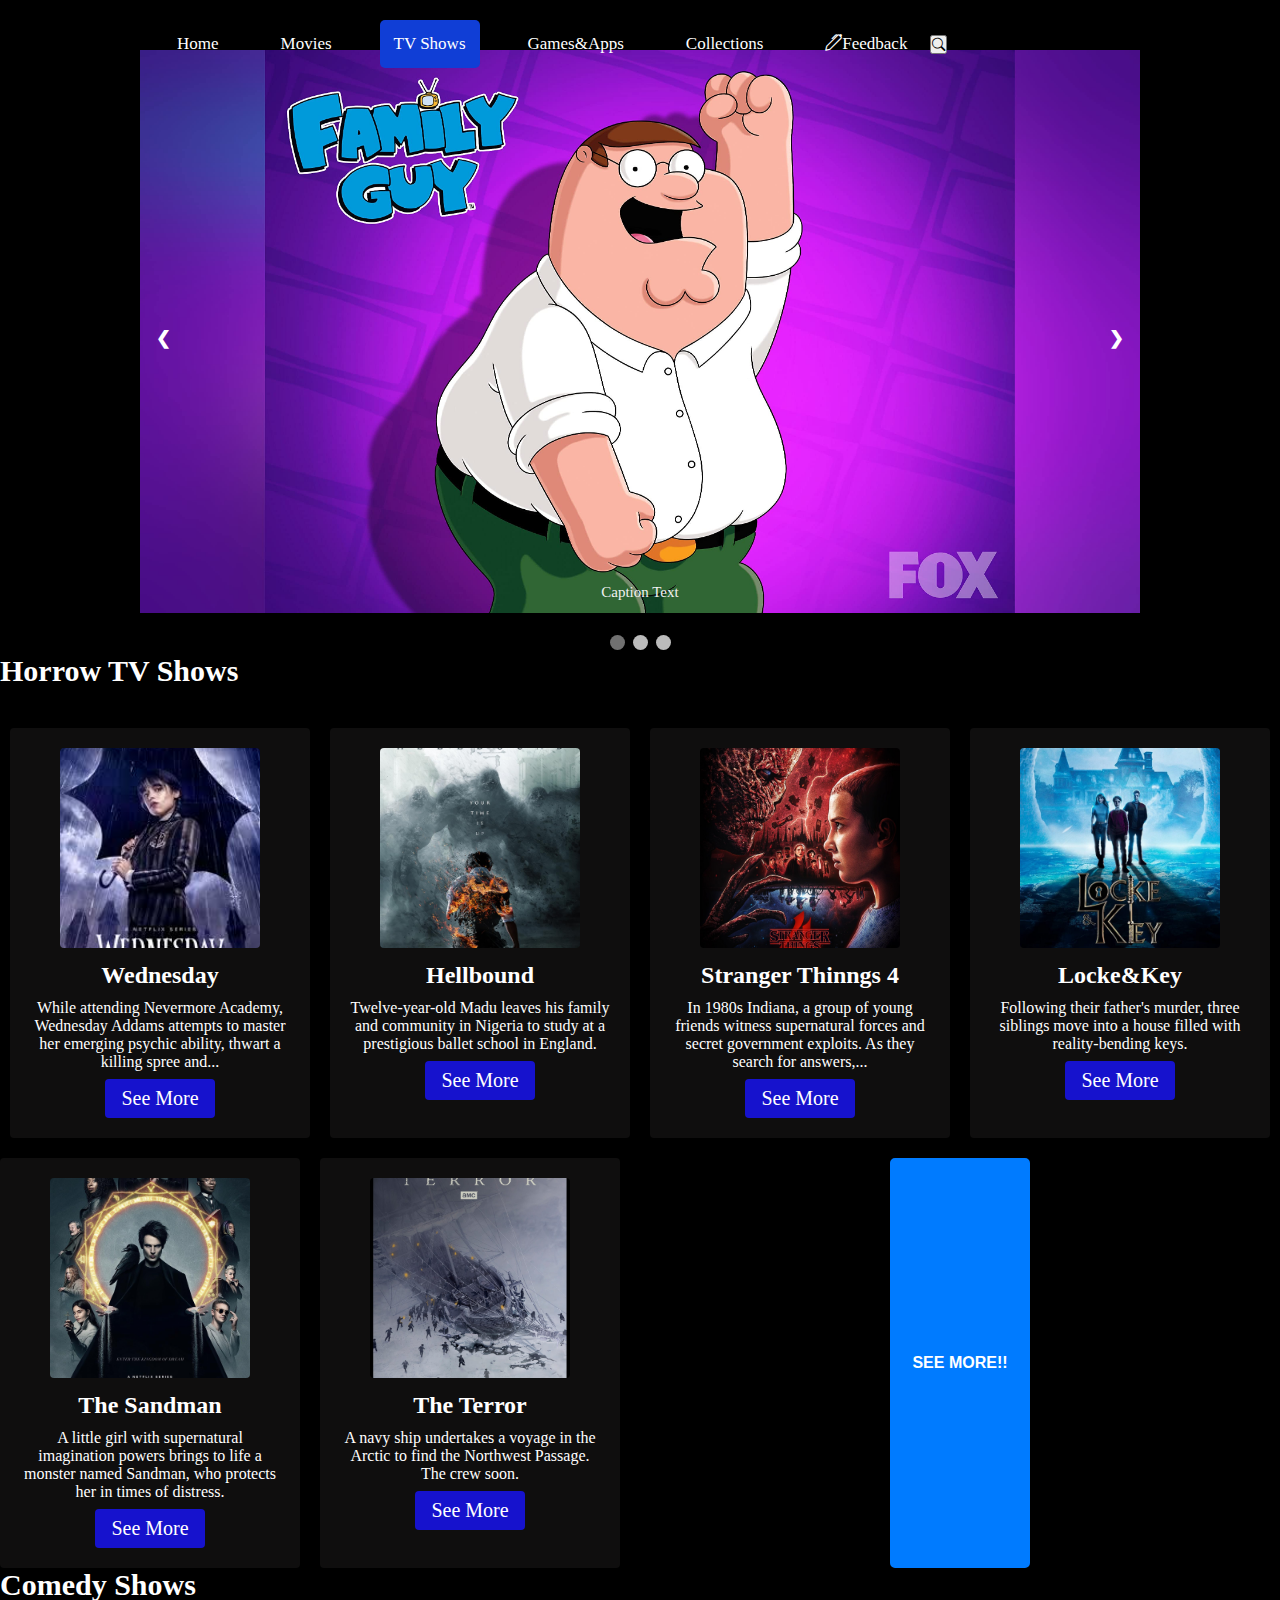
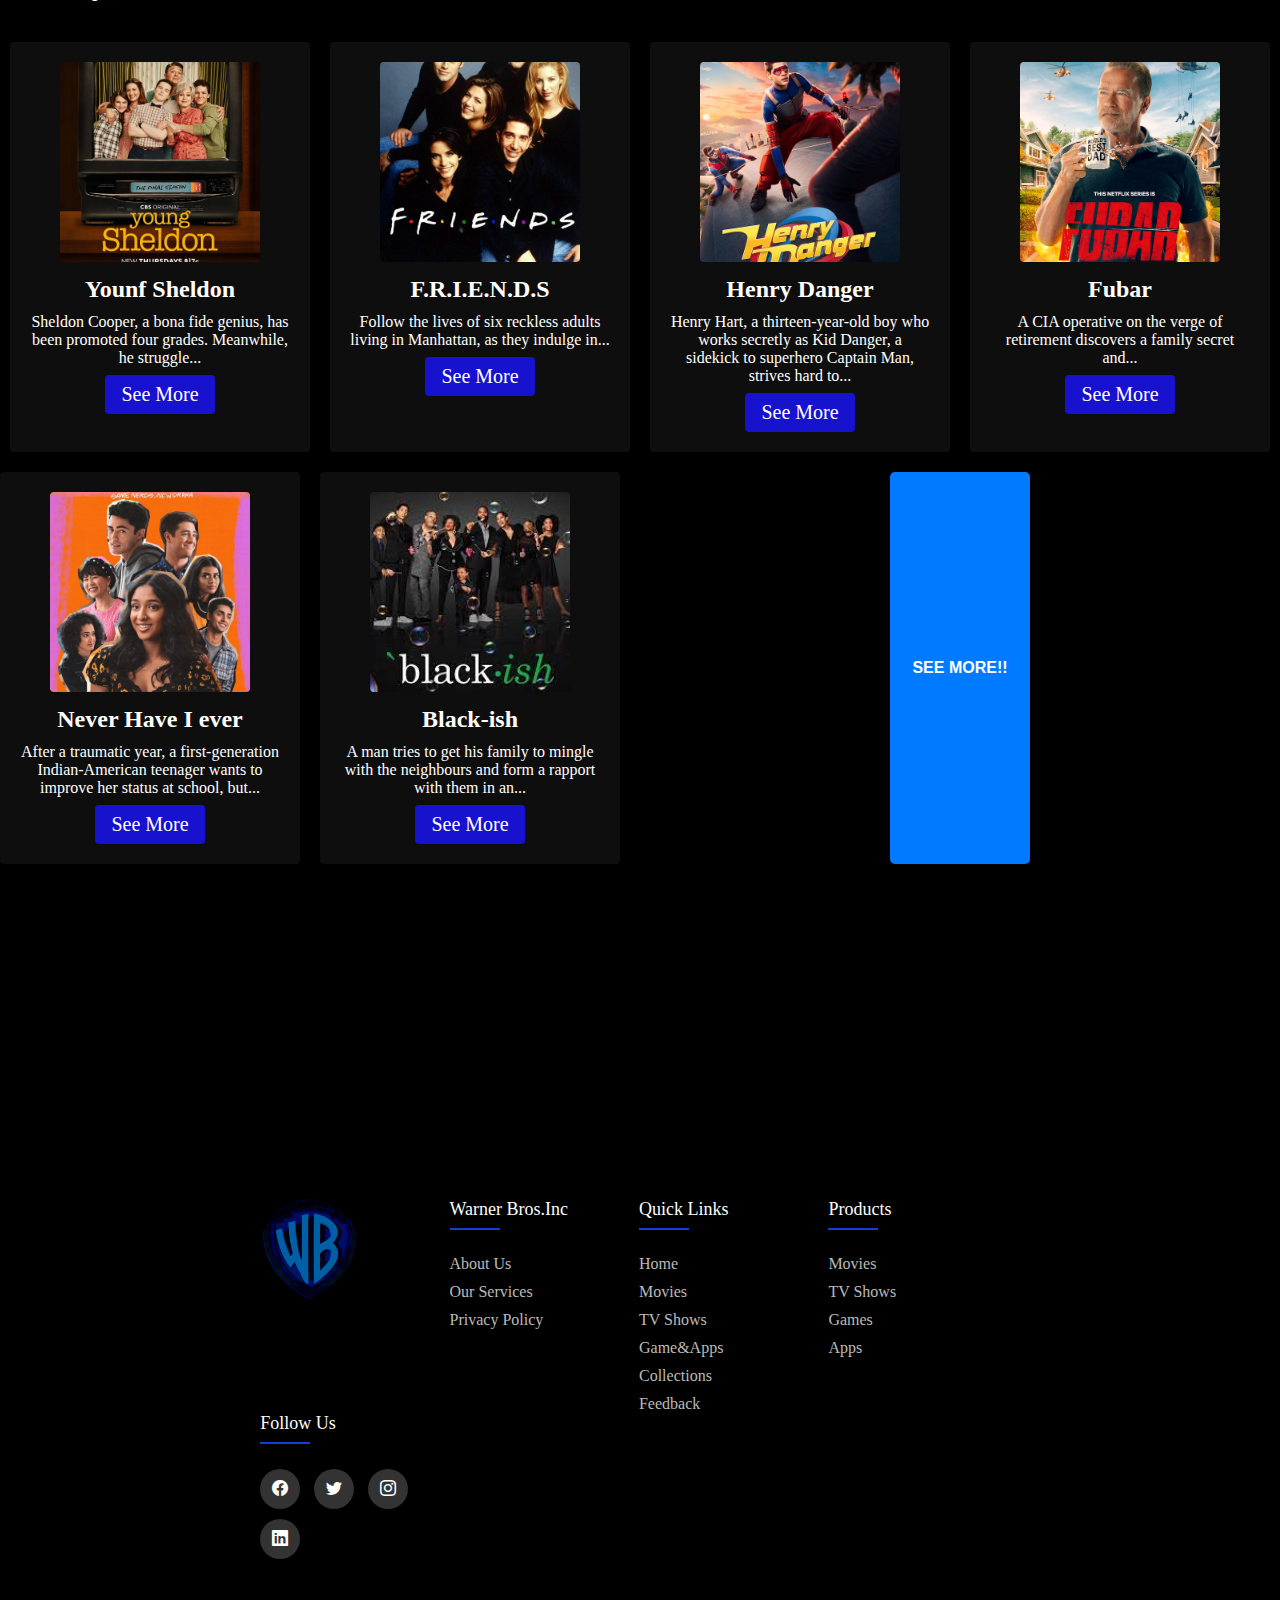
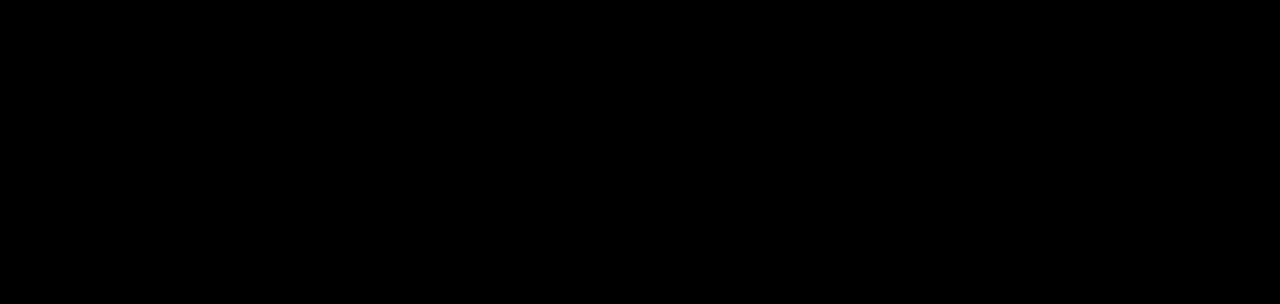
<file: TV Shows.html>
<!DOCTYPE html>
<html>
<head>
    <meta charset="UTF-8">
    <meta name="viewport" content="width=device-width, initial-scale=1.0">
    <title>Warner Bros</title>
    <link rel="stylesheet" href="style.css">
    <link rel="stylesheet" href="https://cdn.jsdelivr.net/npm/bootstrap-icons@1.8.1/font/bootstrap-icons.css">
    <link rel="icon" type="image/x-icon" href="C:\Users\buks Bunny\Downloads\bros logo.png">
</head>



<header>
  <div class="pill-nav">
      <a  href="index.html">Home</a>
      <a href="movies.html">Movies</a>
      <a class="active" href="TV Shows.html">TV Shows</a>
      <a href="Games&Apps.html">Games&Apps</a>
      <a href="Collections.html">Collections</a>
      <a href="Feedback Form.html"><i class="bi bi-pen"></i>Feedback</a>

      <button class="search-button"><i class="bi bi-search"></i></button>
  </div>
  
</header>
<body>

  <div class="slideshow-container">

    <div class="mySlides fade">
      <div class="numbertext"></div>
      <img src="Images/fam guy.jpg" style="width:100%">
      <div class="text">Caption Text</div>
    </div>
    
    <div class="mySlides fade">
      <div class="numbertext"></div>
      <img src="Images/ginny.jpg" style="width:100%">
      <div class="text">Caption Two</div>
    </div>
    
    <div class="mySlides fade">
      <div class="numbertext"></div>
      <img src="Images/blackish.jpeg" style="width:100%">
      <div class="text">Caption Three</div>
    </div>
    
    <a class="prev" onclick="plusSlides(-1)">❮</a>
    <a class="next" onclick="plusSlides(1)">❯</a>
    
    </div>
    <br>
    
    <div style="text-align:center">
      <span class="dot" onclick="currentSlide(1)"></span> 
      <span class="dot" onclick="currentSlide(2)"></span> 
      <span class="dot" onclick="currentSlide(3)"></span> 
    </div>
    
    <script>let slideIndex = 1;
      showSlides(slideIndex);
      
      function plusSlides(n) {
        showSlides(slideIndex += n);
      }
      
      function currentSlide(n) {
        showSlides(slideIndex = n);
      }
      
      function showSlides(n) {
        let i;
        let slides = document.getElementsByClassName("mySlides");
        let dots = document.getElementsByClassName("dot");
        if (n > slides.length) {slideIndex = 1}    
        if (n < 1) {slideIndex = slides.length}
        for (i = 0; i < slides.length; i++) {
          slides[i].style.display = "none";  
        }
        for (i = 0; i < dots.length; i++) {
          dots[i].className = dots[i].className.replace(" active", "");
        }
        slides[slideIndex-1].style.display = "block";  
        dots[slideIndex-1].className += " active";
      }
      </script>


     <h1>Horrow TV Shows</h1>
  <section class="collections-section">
    <div class="collection-item">
      <img src="Images/wednesday thumbnail.jpeg" alt="Wednesday">
      <h2>Wednesday</h2>
      <p>While attending Nevermore Academy, Wednesday Addams attempts to master her emerging psychic ability, thwart a killing spree and...</p>
      <a href="TwoMen.html" class="btn">See More</a>
    </div>

    <div class="collection-item">
      <img src="Images/hellbound.jpg" alt="Madu">
      <h2>Hellbound</h2>
      <p>Twelve-year-old Madu leaves his family and community in Nigeria to study at a prestigious ballet school in England.</p>
      <a href="BigBang.html" class="btn">See More</a>
    </div>

    <div class="collection-item">
      <img src="Images/Stranger things.jpg" alt="Stranger Things 4">
      <h2>Stranger Thinngs 4</h2>
      <p>In 1980s Indiana, a group of young friends witness supernatural forces and secret government exploits. As they search for answers,...</p>
      <a href="Abbott.html" class="btn">See More</a>
    </div>

    <div class="collection-item">
      <img src="Images/locke and key.jpg" alt="Damsel">
      <h2>Locke&Key</h2>
      <p>Following their father's murder, three siblings move into a house filled with reality-bending keys.</p>
      <a href="Ted.html" class="btn">See More</a>
    </div>

    <div class="collection-item">
      <img src="Images/the sandman.jpg" alt="The Sandman">
      <h2>The Sandman</h2>
      <p>A little girl with supernatural imagination powers brings to life a monster named Sandman, who protects her in times of distress.</p>
      <a href="Ted.html" class="btn">See More</a>
    </div>

    <div class="collection-item">
      <img src="Images/The Terror.jpg" alt="The Terror">
      <h2>The Terror</h2>
      <p>A navy ship undertakes a voyage in the Arctic to find the Northwest Passage. The crew soon.</p>
      <a href="Ted.html" class="btn">See More</a>
    </div>
    <button class="my-button">See More!!</button>
  </section>


  <h1>Comedy Shows</h1>
  <section class="collections-section">
    <div class="collection-item">
      <img src="Images/young sheldon.jpg" alt="Young Sheldon">
      <h2>Younf Sheldon</h2>
      <p>Sheldon Cooper, a bona fide genius, has been promoted four grades. Meanwhile, he struggle...</p>
      <a href="TwoMen.html" class="btn">See More</a>
    </div>

    <div class="collection-item">
      <img src="Images/friends.jpg" alt="Friends">
      <h2>F.R.I.E.N.D.S</h2>
      <p>Follow the lives of six reckless adults living in Manhattan, as they indulge in...</p>
      <a href="BigBang.html" class="btn">See More</a>
    </div>

    <div class="collection-item">
      <img src="Images/danger henry.jpg" alt="Henry Danger">
      <h2>Henry Danger</h2>
      <p>Henry Hart, a thirteen-year-old boy who works secretly as Kid Danger, a sidekick to superhero Captain Man, strives hard to...</p>
      <a href="Abbott.html" class="btn">See More</a>
    </div>

    <div class="collection-item">
      <img src="Images/Fubar.jpg" alt="Fubar">
      <h2>Fubar</h2>
      <p>A CIA operative on the verge of retirement discovers a family secret and...</p>
      <a href="Ted.html" class="btn">See More</a>
    </div>

    <div class="collection-item">
      <img src="Images/never have i ever.jpg" alt="Never have I ever">
      <h2>Never Have I ever</h2>
      <p>After a traumatic year, a first-generation Indian-American teenager wants to improve her status at school, but...</p>
      <a href="Ted.html" class="btn">See More</a>
    </div>

    <div class="collection-item">
      <img src="Images/black blackish.jpeg" alt="Blackish">
      <h2>Black-ish</h2>
      <p>A man tries to get his family to mingle with the neighbours and form a rapport with them in an...</p>
      <a href="Ted.html" class="btn">See More</a>
    </div>
    <button class="my-button">See More!!</button>
  </section>
 

</main>

<footer class="footer">
  <div class="container">
    <div class="row">
      <div class="footer-col">
         <img src="Images/bros logo.png" alt="Warner Bros. Inc" class="footer-logo">
      </div>
      <div class="footer-col">
        <h4>Warner Bros.Inc</h4>
        <ul>
          <li><a href="#">about us</a></li>
          <li><a href="#">our services</a></li>
          <li><a href="#">privacy policy</a></li>
        </ul>
      </div>
      <div class="footer-col">
        <h4>Quick Links</h4>
        <ul>
          <li><a href="#">Home</a></li>
          <li><a href="#">Movies</a></li>
          <li><a href="#">TV Shows</a></li>
          <li><a href="#">Game&Apps</a></li>
          <li><a href="#">Collections</a></li>
            <li><a href="#">Feedback</a></li>
        </ul>
      </div>
      <div class="footer-col">
        <h4>Products</h4>
        <ul>
          <li><a href="#">Movies</a></li>
          <li><a href="#">TV Shows</a></li>
          <li><a href="#">Games</a></li>
          <li><a href="#">Apps</a></li>
        </ul>
      </div>
      <div class="footer-col">
        <h4>follow us</h4>
        <div class="social-links">
          <a href="#"><i class="bi bi-facebook"></i></a>
          <a href="#"><i class="bi bi-twitter"></i></a>
          <a href="#"><i class="bi bi-instagram"></i></a>
          <a href="#"><i class="bi bi-linkedin"></i></a>
        </div>
      </div>
    </div>
  </div>
</footer>

</body>
</html>
</file>
<file: css.css>
.pill-nav a {
  display: inline-block;
  color: #ffffff;
  text-align: center;
  padding: 14px;
  text-decoration: none;
  font-size: 17px;
  border-radius: 5px;
  margin-top: 10px;
  margin-left: 25px;

}
          
.pill-nav a:hover {
 background-color: #ddd;
 color: #3d4c97;
}
          
.pill-nav a.active {
  background-color: #103ed6;
  color: #ffffff;
}

.logo {
  max-width: 100px;
  margin-right: 20px;
}        
body {
  background-color: #000000;
  font-family: 'Times New Roman', Times, serif ;
}

header {
  background-color: #000000;
  display: block;
  align-items: center;
  justify-content: space-between;
  padding: 10px;
}


* {
  box-sizing: border-box;
}

.column {
  float: left;
  width: 33.33%;
  padding: 5px;
}



/*footer*/
*{
	margin:0;
	padding:0;
	box-sizing: border-box;
}
.container{
	max-width: 1170px;
	margin:auto;
}
.row{
	display: flex;
	flex-wrap: wrap;
}
ul{
	list-style: none;
}
.footer{
	background-color: #000000;
    padding: 70px 0;
}
.footer-col{
   width: 25%;
   padding: 0 15px;
}
.footer-col h4{
	font-size: 18px;
	color: #ffffff;
	text-transform: capitalize;
	margin-bottom: 35px;
	font-weight: 500;
	position: relative;
}
.footer-col h4::before{
	content: '';
	position: absolute;
	left:0;
	bottom: -10px;
	background-color: #103ed6;
	height: 2px;
	box-sizing: border-box;
	width: 50px;
}
.footer-col ul li:not(:last-child){
	margin-bottom: 10px;
}
.footer-col ul li a{
	font-size: 16px;
	text-transform: capitalize;
	color: #ffffff;
	text-decoration: none;
	font-weight: 300;
	color: #bbbbbb;
	display: block;
	transition: all 0.3s ease;
}
.footer-col ul li a:hover{
	color: #ffffff;
	padding-left: 8px;
}
.footer-col .social-links a{
	display: inline-block;
	height: 40px;
	width: 40px;
	background-color: rgba(255,255,255,0.2);
	margin:0 10px 10px 0;
	text-align: center;
	line-height: 40px;
	border-radius: 50%;
	color: #ffffff;
	transition: all 0.5s ease;
}
.footer-col .social-links a:hover{
	color: #24262b;
	background-color: #ffffff;
}

.footer-logo {
  max-width: 100px; /* Adjust the maximum width of the logo as needed */
  margin-right: 20px; /* Add spacing between the logo and the content */
  border-radius: 50%; /* Apply a circular border radius to the logo */
  box-shadow: 0 2px 4px rgba(0, 0, 0, 0.2); /* Add a subtle shadow effect to the logo */
}


/*responsive*/
@media(max-width: 767px){
  .footer-col{
    width: 50%;
    margin-bottom: 30px;
}
}
@media(max-width: 574px){
  .footer-col{
    width: 100%;
}
}

/*tvshow&movies*/
/* Slideshow container */
.slideshow-container {
  max-width: 1000px;
  position: relative;
  margin: auto;
  object-fit: cover;
}

/* Next & previous buttons */
.prev, .next {
  cursor: pointer;
  position: absolute;
  top: 50%;
  width: auto;
  padding: 16px;
  margin-top: -22px;
  color: white;
  font-weight: bold;
  font-size: 18px;
  transition: 0.6s ease;
  border-radius: 0 3px 3px 0;
  user-select: none;
}

/* Position the "next button" to the right */
.next {
  right: 0;
  border-radius: 3px 0 0 3px;
}

/* On hover, add a black background color with a little bit see-through */
.prev:hover, .next:hover {
  background-color: rgba(0,0,0,0.8);
}

/* Caption text */
.text {
  color: #f2f2f2;
  font-size: 15px;
  padding: 8px 12px;
  position: absolute;
  bottom: 8px;
  width: 100%;
  text-align: center;
}

/* Number text (1/3 etc) */
.numbertext {
  color: #f2f2f2;
  font-size: 12px;
  padding: 8px 12px;
  position: absolute;
  top: 0;
}

/* The dots/bullets/indicators */
.dot {
  cursor: pointer;
  height: 15px;
  width: 15px;
  margin: 0 2px;
  background-color: #bbb;
  border-radius: 50%;
  display: inline-block;
  transition: background-color 0.6s ease;
}

.active, .dot:hover {
  background-color: #717171;
}

/* Fading animation */
.fade {
  animation-name: fade;
  animation-duration: 1.5s;
}

@keyframes fade {
  from {opacity: .4} 
  to {opacity: 1}
}

/* On smaller screens, decrease text size */
@media only screen and (max-width: 300px) {
  .prev, .next,.text {font-size: 11px}
}





/*movies&tvshows*/

.collections-section {
  display: flex;
  flex-wrap: wrap;
  justify-content: center;
  gap: 20px;
  margin-top: 40px;
}

.collection-item {
  background-color: #0f0e0e;
  padding: 20px;
  border-radius: 4px;
  box-shadow: 0 2px 4px #00000085;
  text-align: center;
  transition: transform 0.3s ease;
  width: 300px;
}

.collection-item:hover {
  transform: scale(1.05);
}

.collection-item img {
  width: 200px;
  height: 200px;
  margin-bottom: 10px;
  object-fit: cover;
  border-radius: 4px;
}

.collection-item h2 {
  font-size: 24px;
  margin-bottom: 10px;
  color: #ffffff;
}

.collection-item p {
  font-size: 16px;
  margin-bottom: 8px;
  color: #ffffff;
}

.collection-item .btn {
  display: inline-block;
  padding: 8px 16px;
  background-color: #1814ffcb;
  color: #fff;
  text-decoration: none;
  border-radius: 4px;
  transition: background-color 0.3s ease;
  font-size: 20px;
}

.collection-item .btn:hover {
  background-color: #4a48d7cb;
}
h1{
  font-size: 30px;
  font-family: 'Times New Roman', Times, serif;
  color:#ffffff;
  text-align: left;
}

.my-button {
  display: block;
  margin: 0 auto;
  padding: 10px 20px;
  font-size: 16px;
  font-weight: bold;
  text-transform: uppercase;
  color: #fff;
  background-color: #007bff;
  border: 2px solid #007bff;
  border-radius: 5px;
  text-align: center;
  text-decoration: none;
  cursor: pointer;
  transition: background-color 0.3s, color 0.3s;
}

.my-button:hover {
  background-color: #0056b3;
  color: #fff;
}

.my-button:active {
  transform: translateY(1px);
}

.my-button:focus {
  outline: none;
}


/*movies*/

.movie-container {
  display: flex;
  justify-content: center;
  align-items: center;
  opacity: 0;
  animation-name: fade-in;
  animation-duration: 1s;
  animation-fill-mode: forwards;
}

.movie-poster {
  flex: 0 0 auto;
  margin-right: 20px;
}

.movie-poster img {
  max-width: 100%;
  height: auto;
}


/*movies&tvshows*/

.container {
  display: grid;
  justify-content: center;
  align-items: center;
  margin: 0 auto;
  max-width: 1200px;
  display: row;
}
.card {
  background-color: #0f0e0e;
  box-shadow: 0 4px 8px 0 rgba(0,0,0,0.2);
  margin: 16px;
  padding: 16px;
  text-align: center;
  transition: box-shadow 0.3s;
  width: 200px;
  border-radius: 20px;
}
.card:hover {
  box-shadow: 0 8px 16px 0 rgba(0,0,0,0.2);
}
.card img {
height: 150px;
  width: 150px;
object-fit: cover;
object-position: center;
 }
.card h2 {
  font-size: 24px;
  margin-bottom: 8px;
  color: #ffffff;
}
.card p {
  font-size: 16px;
  margin-top: 8px;
  color: #ffffff;
}

/*feedback form*/
.contact-form {
  max-width: 500px;
  margin: 0 auto;
  padding: 30px;
  background-color: #545454;
  border-radius: 5px;
  box-shadow: 0 0 10px rgba(0, 0, 0, 0.1);
}
            
.contact-form h2 {
  text-align: center;
  margin-bottom: 20px;
}
            
.form-group {
 margin-bottom: 20px;
}
            
.form-group label {
  display: block;
  font-weight: bold;
  margin-bottom: 5px;
  border-radius: 20px;
}
            
.form-group input,
.form-group textarea {
  width: 100%;
  padding: 10px;
  border: 1px solid #545454;
  border-radius: 3px;
  font-size: 16px;
}
            
.form-group textarea {
 resize: vertical;
}
            
.submit-btn {
 display: block;
 width: 100%;
 padding: 10px;
 background-color: #007bff;
 color: #545454;
 border: none;
 border-radius: 3px;
 font-size: 16px;
 cursor: pointer;
}
            
.submit-btn:hover {
  background-color: #0056b3;
}              

/*games&apps*/

.container {
  display: grid;
  place-items: center;
  margin-inline: 1.5rem;
  padding-block: 5rem;

}

.card__container {
  display: grid;
  row-gap: 3.5rem;
  grid-template-columns: repeat(auto-fill, minmax(300px, 1fr)); /* Adjust the minmax value as needed */
  gap: 3.5rem; /* Adjust the gap between cards */
}


.card__article {
  position: relative;
  overflow: hidden;
}

.card__img {
  width: 328px;
  border-radius: 1.5rem;
}

.card__data {
  width: 280px;
  background-color: #363333;
  padding: 1.5rem 2rem;
  box-shadow: 0 8px 24px hsla(0, 0%, 0%, .15);
  border-radius: 1rem;
  position: absolute;
  bottom: -9rem;
  left: 0;
  right: 0;
  margin-inline: auto;
  opacity: 0;
  transition: opacity 1s 1s;
}

.card__description {
  display: block;
  font-size: 12px;
  margin-bottom: .25rem;
  color: #ffffff;
}

.card__title {
  font-size: 20px;
  font-weight: 500;
  color: #ffffff;
  margin-bottom: .75rem;
}

.card__button {
  text-decoration: none;
  font-size: 10px;
  font-weight: 500;
  color: #000000;
}

.card__button:hover {
  text-decoration: underline;
}

/* Naming animations in hover */
.card__article:hover .card__data {
  animation: show-data 1s forwards;
  opacity: 1;
  transition: opacity .3s;
}

.card__article:hover {
  animation: remove-overflow 2s forwards;
}

.card__article:not(:hover) {
  animation: show-overflow 2s forwards;
}

.card__article:not(:hover) .card__data {
  animation: remove-data 1s forwards;
}

/* Card animation */
@keyframes show-data {
  50% {
    transform: translateY(-10rem);
  }
  100% {
    transform: translateY(-7rem);
  }
}

@keyframes remove-overflow {
  to {
    overflow: initial;
  }
}

@keyframes remove-data {
  0% {
    transform: translateY(-7rem);
  }
  50% {
    transform: translateY(-10rem);
  }
  100% {
    transform: translateY(.5rem);
  }
}

@keyframes show-overflow {
  0% {
    overflow: initial;
    pointer-events: none;
  }
  50% {
    overflow: hidden;
  }
}

/*=============== BREAKPOINTS ===============*/
/* For small devices */
@media screen and (max-width: 340px) {
  .container {
    margin-inline: 1rem;
  }

  .card__data {
    width: 250px;
    padding: 1rem;
  }
}

/* For medium devices */
@media screen and (min-width: 768px) {
  .card__container {
    grid-template-columns: repeat(2, 1fr);
    column-gap: 1.5rem;
  }
}

/* For large devices */
@media screen and (min-width: 1120px) {
  .container {
    height: 100vh;
  }

  .card__container {
    grid-template-columns: repeat(3, 1fr);
  }
  .card__img {
    width: 348px;
  }
  .card__data {
    width: 316px;
    padding-inline: 2.5rem;
  }
}
/*HOME PAGE*/

.slider{
  height: 100vh;
  margin-top: -50px;
  width: 100vw;
  overflow: hidden;
  position: relative;
}
.slider .list .item{
  width: 100%;
  height: 100%;
  position: absolute;
  inset: 0 0 0 0;
}
.slider .list .item img{
  width: 100%;
  height: 100%;
  object-fit: cover;
}
.slider .list .item .content{
  position: absolute;
  top: 20%;
  width: 1140px;
  max-width: 80%;
  left: 50%;
  transform: translateX(-50%);
  padding-right: 30%;
  box-sizing: border-box;
  color: #fff;
  text-shadow: 0 5px 10px #0004;
}

.slider .list .item .content .title,
.slider .list .item .content .type{
  font-size: 5em;
  font-weight: bold;
  line-height: 1.3em;
}
.slider .list .item .type{
  color: #103ed6;
}
.slider .list .item .button{
  display: grid;
  grid-template-columns: repeat(2, 130px);
  grid-template-rows: 40px;
  gap: 5px;
  margin-top: 20px;
}
.slider .list .item .button button{
  border: none;
  background-color: #eee;
  font-family: Poppins;
  font-weight: 500;
  cursor: pointer;
  transition: 0.4s;
  letter-spacing: 2px;
}


.slider .list .item .button button:hover{
  letter-spacing: 3px;
}
.slider .list .item .button button:nth-child(2){
  background-color: transparent;
  border: 1px solid #fff;
  color: #eee;
}





/* Thumbnail Section  */
.thumbnail{
  position: absolute;
  bottom: 50px;
  left: 50%;
  width: max-content;
  z-index: 100;
  display: flex;
  gap: 20px;
}

.thumbnail .item{
  width: 150px;
  height: 220px;
  flex-shrink: 0;
  position: relative;
}

.thumbnail .item img{
  width: 100%;
  height: 100%;
  object-fit: cover;
  border-radius: 20px;
  box-shadow: 5px 0 15px rgba(0, 0, 0, 0.3);
}


/* nextPrevArrows Section  */
.nextPrevArrows{
  position: absolute;
  top: 80%;
  right: 52%;
  z-index: 100;
  width: 300px;
  max-width: 30%;
  display: flex;
  gap: 10px;
  align-items: center;
}
.nextPrevArrows button{
  width: 40px;
  height: 40px;
  border-radius: 50%;
  background-color: 103ed6;
  border: none;
  color: #fff;
  font-family: monospace;
  font-weight: bold;
  transition: .5s;
  cursor: pointer;
}
.nextPrevArrows button:hover{
  background-color: #fff;
  color: #000;
}

/* Animation Part */
.slider .list .item:nth-child(1){
  z-index: 1;
}


/* animation text in first item */
.slider .list .item:nth-child(1) .content .title,
.slider .list .item:nth-child(1) .content .type,
.slider .list .item:nth-child(1) .content .description,
.slider .list .item:nth-child(1) .content .buttons
{
  transform: translateY(50px);
  filter: blur(20px);
  opacity: 0;
  animation: showContent .5s 1s linear 1 forwards;
}
@keyframes showContent{
  to{
      transform: translateY(0px);
      filter: blur(0px);
      opacity: 1;
  }
}
.slider .list .item:nth-child(1) .content .title{
  animation-delay: 0.4s !important;
}
.slider .list .item:nth-child(1) .content .type{
  animation-delay: 0.6s !important;
}
.slider .list .item:nth-child(1) .content .description{
  animation-delay: 0.8s !important;
}
.slider .list .item:nth-child(1) .content .buttons{
  animation-delay: 1s !important;
}




/* Animation for next button click */
.slider.next .list .item:nth-child(1) img{
  width: 150px;
  height: 220px;
  position: absolute;
  bottom: 50px;
  left: 50%;
  border-radius: 30px;
  animation: showImage .5s linear 1 forwards;
}

@keyframes showImage{
  to{
      bottom: 0;
      left: 0;
      width: 100%;
      height: 100%;
      border-radius: 0;
  }
}

.slider.next .thumbnail .item:nth-last-child(1){
  overflow: hidden;
  animation: showThumbnail .5s linear 1 forwards;
}
.slider.prev .list .item img{
  z-index: 100;
}


@keyframes showThumbnail{
  from{
      width: 0;
      opacity: 0;
  }
}


.slider.next .thumbnail{
  animation: effectNext .5s linear 1 forwards;
}

@keyframes effectNext{
  from{
      transform: translateX(150px);
  }
}



/* Animation for prev button click */
.slider.prev .list .item:nth-child(2){
  z-index: 2;
}

.slider.prev .list .item:nth-child(2) img{
  animation: outFrame 0.5s linear 1 forwards;
  position: absolute;
  bottom: 0;
  left: 0;
}
@keyframes outFrame{
  to{
      width: 150px;
      height: 220px;
      bottom: 50px;
      left: 50%;
      border-radius: 20px;
  }
}

.slider.prev .thumbnail .item:nth-child(1){
  overflow: hidden;
  opacity: 0;
  animation: showThumbnail .5s linear 1 forwards;
}
.slider.next .nextPrevArrows button,
.slider.prev .nextPrevArrows button{
  pointer-events: none;
}


.slider.prev .list .item:nth-child(2) .content .title,
.slider.prev .list .item:nth-child(2) .content .type,
.slider.prev .list .item:nth-child(2) .content .description,
.slider.prev .list .item:nth-child(2) .content .buttons
{
  animation: contentOut 1.5s linear 1 forwards!important;
}

@keyframes contentOut{
  to{
      transform: translateY(-150px);
      filter: blur(20px);
      opacity: 0;
  }
}
@media screen and (max-width: 678px) {
  .slider .list .item .content{
      padding-right: 0;
  }
  .slider .list .item .content .title{
      font-size: 50px;
  }
}



header{
  width: 1140px;
  max-width: 80%;
  margin: auto;
  height: 50px;
  display: block;
  align-items: center;
  position: relative;
  z-index: 100;
  background: transparent;
}

header a{
  color: #ffffff;
  margin-right: 5px;
  padding: 5px 10px;
  transition: 0.2s;
}
</file>
<file: style.css>
.pill-nav a {
  display: inline-block;
  color: #ffffff;
  text-align: center;
  padding: 14px;
  text-decoration: none;
  font-size: 17px;
  border-radius: 5px;
  margin-top: 10px;
  margin-left: 25px;

}
          
.pill-nav a:hover {
 background-color: #ddd;
 color: #3d4c97;
}
          
.pill-nav a.active {
  background-color: #103ed6;
  color: #ffffff;
}

.logo {
  max-width: 100px;
  margin-right: 20px;
}        
body {
  background-color: #000000;
  font-family: 'Times New Roman', Times, serif ;
}

header {
  background-color: #000000;
  display: block;
  align-items: center;
  justify-content: space-between;
  padding: 10px;
}


* {
  box-sizing: border-box;
}

.column {
  float: left;
  width: 33.33%;
  padding: 5px;
}



/*footer*/
*{
	margin:0;
	padding:0;
	box-sizing: border-box;
}
.container{
	max-width: 1170px;
	margin:auto;
}
.row{
	display: flex;
	flex-wrap: wrap;
}
ul{
	list-style: none;
}
.footer{
	background-color: #000000;
    padding: 70px 0;
}
.footer-col{
   width: 25%;
   padding: 0 15px;
}
.footer-col h4{
	font-size: 18px;
	color: #ffffff;
	text-transform: capitalize;
	margin-bottom: 35px;
	font-weight: 500;
	position: relative;
}
.footer-col h4::before{
	content: '';
	position: absolute;
	left:0;
	bottom: -10px;
	background-color: #103ed6;
	height: 2px;
	box-sizing: border-box;
	width: 50px;
}
.footer-col ul li:not(:last-child){
	margin-bottom: 10px;
}
.footer-col ul li a{
	font-size: 16px;
	text-transform: capitalize;
	color: #ffffff;
	text-decoration: none;
	font-weight: 300;
	color: #bbbbbb;
	display: block;
	transition: all 0.3s ease;
}
.footer-col ul li a:hover{
	color: #ffffff;
	padding-left: 8px;
}
.footer-col .social-links a{
	display: inline-block;
	height: 40px;
	width: 40px;
	background-color: rgba(255,255,255,0.2);
	margin:0 10px 10px 0;
	text-align: center;
	line-height: 40px;
	border-radius: 50%;
	color: #ffffff;
	transition: all 0.5s ease;
}
.footer-col .social-links a:hover{
	color: #24262b;
	background-color: #ffffff;
}

.footer-logo {
  max-width: 100px; /* Adjust the maximum width of the logo as needed */
  margin-right: 20px; /* Add spacing between the logo and the content */
  border-radius: 50%; /* Apply a circular border radius to the logo */
  box-shadow: 0 2px 4px rgba(0, 0, 0, 0.2); /* Add a subtle shadow effect to the logo */
}


/*responsive*/
@media(max-width: 767px){
  .footer-col{
    width: 50%;
    margin-bottom: 30px;
}
}
@media(max-width: 574px){
  .footer-col{
    width: 100%;
}
}

/*tvshow&movies*/
/* Slideshow container */
.slideshow-container {
  max-width: 1000px;
  position: relative;
  margin: auto;
  object-fit: cover;
}

/* Next & previous buttons */
.prev, .next {
  cursor: pointer;
  position: absolute;
  top: 50%;
  width: auto;
  padding: 16px;
  margin-top: -22px;
  color: white;
  font-weight: bold;
  font-size: 18px;
  transition: 0.6s ease;
  border-radius: 0 3px 3px 0;
  user-select: none;
}

/* Position the "next button" to the right */
.next {
  right: 0;
  border-radius: 3px 0 0 3px;
}

/* On hover, add a black background color with a little bit see-through */
.prev:hover, .next:hover {
  background-color: rgba(0,0,0,0.8);
}

/* Caption text */
.text {
  color: #f2f2f2;
  font-size: 15px;
  padding: 8px 12px;
  position: absolute;
  bottom: 8px;
  width: 100%;
  text-align: center;
}

/* Number text (1/3 etc) */
.numbertext {
  color: #f2f2f2;
  font-size: 12px;
  padding: 8px 12px;
  position: absolute;
  top: 0;
}

/* The dots/bullets/indicators */
.dot {
  cursor: pointer;
  height: 15px;
  width: 15px;
  margin: 0 2px;
  background-color: #bbb;
  border-radius: 50%;
  display: inline-block;
  transition: background-color 0.6s ease;
}

.active, .dot:hover {
  background-color: #717171;
}

/* Fading animation */
.fade {
  animation-name: fade;
  animation-duration: 1.5s;
}

@keyframes fade {
  from {opacity: .4} 
  to {opacity: 1}
}

/* On smaller screens, decrease text size */
@media only screen and (max-width: 300px) {
  .prev, .next,.text {font-size: 11px}
}





/*movies&tvshows*/

.collections-section {
  display: flex;
  flex-wrap: wrap;
  justify-content: center;
  gap: 20px;
  margin-top: 40px;
}

.collection-item {
  background-color: #0f0e0e;
  padding: 20px;
  border-radius: 4px;
  box-shadow: 0 2px 4px #00000085;
  text-align: center;
  transition: transform 0.3s ease;
  width: 300px;
}

.collection-item:hover {
  transform: scale(1.05);
}

.collection-item img {
  width: 200px;
  height: 200px;
  margin-bottom: 10px;
  object-fit: cover;
  border-radius: 4px;
}

.collection-item h2 {
  font-size: 24px;
  margin-bottom: 10px;
  color: #ffffff;
}

.collection-item p {
  font-size: 16px;
  margin-bottom: 8px;
  color: #ffffff;
}

.collection-item .btn {
  display: inline-block;
  padding: 8px 16px;
  background-color: #1814ffcb;
  color: #fff;
  text-decoration: none;
  border-radius: 4px;
  transition: background-color 0.3s ease;
  font-size: 20px;
}

.collection-item .btn:hover {
  background-color: #4a48d7cb;
}
h1{
  font-size: 30px;
  font-family: 'Times New Roman', Times, serif;
  color:#ffffff;
  text-align: left;
}

.my-button {
  display: block;
  margin: 0 auto;
  padding: 10px 20px;
  font-size: 16px;
  font-weight: bold;
  text-transform: uppercase;
  color: #fff;
  background-color: #007bff;
  border: 2px solid #007bff;
  border-radius: 5px;
  text-align: center;
  text-decoration: none;
  cursor: pointer;
  transition: background-color 0.3s, color 0.3s;
}

.my-button:hover {
  background-color: #0056b3;
  color: #fff;
}

.my-button:active {
  transform: translateY(1px);
}

.my-button:focus {
  outline: none;
}


/*movies*/

.movie-container {
  display: flex;
  justify-content: center;
  align-items: center;
  opacity: 0;
  animation-name: fade-in;
  animation-duration: 1s;
  animation-fill-mode: forwards;
}

.movie-poster {
  flex: 0 0 auto;
  margin-right: 20px;
}

.movie-poster img {
  max-width: 100%;
  height: auto;
}


/*movies&tvshows*/

.container {
  display: grid;
  justify-content: center;
  align-items: center;
  margin: 0 auto;
  max-width: 1200px;
  display: row;
}
.card {
  background-color: #0f0e0e;
  box-shadow: 0 4px 8px 0 rgba(0,0,0,0.2);
  margin: 16px;
  padding: 16px;
  text-align: center;
  transition: box-shadow 0.3s;
  width: 200px;
  border-radius: 20px;
}
.card:hover {
  box-shadow: 0 8px 16px 0 rgba(0,0,0,0.2);
}
.card img {
height: 150px;
  width: 150px;
object-fit: cover;
object-position: center;
 }
.card h2 {
  font-size: 24px;
  margin-bottom: 8px;
  color: #ffffff;
}
.card p {
  font-size: 16px;
  margin-top: 8px;
  color: #ffffff;
}

/*feedback form*/
.contact-form {
  max-width: 500px;
  margin: 0 auto;
  padding: 30px;
  background-color: #545454;
  border-radius: 5px;
  box-shadow: 0 0 10px rgba(0, 0, 0, 0.1);
}
            
.contact-form h2 {
  text-align: center;
  margin-bottom: 20px;
}
            
.form-group {
 margin-bottom: 20px;
}
            
.form-group label {
  display: block;
  font-weight: bold;
  margin-bottom: 5px;
  border-radius: 20px;
}
            
.form-group input,
.form-group textarea {
  width: 100%;
  padding: 10px;
  border: 1px solid #545454;
  border-radius: 3px;
  font-size: 16px;
}
            
.form-group textarea {
 resize: vertical;
}
            
.submit-btn {
 display: block;
 width: 100%;
 padding: 10px;
 background-color: #007bff;
 color: #545454;
 border: none;
 border-radius: 3px;
 font-size: 16px;
 cursor: pointer;
}
            
.submit-btn:hover {
  background-color: #0056b3;
}              

/*games&apps*/

.container {
  display: grid;
  place-items: center;
  margin-inline: 1.5rem;
  padding-block: 5rem;

}

.card__container {
  display: grid;
  row-gap: 3.5rem;
  grid-template-columns: repeat(auto-fill, minmax(300px, 1fr)); /* Adjust the minmax value as needed */
  gap: 3.5rem; /* Adjust the gap between cards */
}


.card__article {
  position: relative;
  overflow: hidden;
}

.card__img {
  width: 328px;
  border-radius: 1.5rem;
}

.card__data {
  width: 280px;
  background-color: #363333;
  padding: 1.5rem 2rem;
  box-shadow: 0 8px 24px hsla(0, 0%, 0%, .15);
  border-radius: 1rem;
  position: absolute;
  bottom: -9rem;
  left: 0;
  right: 0;
  margin-inline: auto;
  opacity: 0;
  transition: opacity 1s 1s;
}

.card__description {
  display: block;
  font-size: 12px;
  margin-bottom: .25rem;
  color: #ffffff;
}

.card__title {
  font-size: 20px;
  font-weight: 500;
  color: #ffffff;
  margin-bottom: .75rem;
}

.card__button {
  text-decoration: none;
  font-size: 10px;
  font-weight: 500;
  color: #000000;
}

.card__button:hover {
  text-decoration: underline;
}

/* Naming animations in hover */
.card__article:hover .card__data {
  animation: show-data 1s forwards;
  opacity: 1;
  transition: opacity .3s;
}

.card__article:hover {
  animation: remove-overflow 2s forwards;
}

.card__article:not(:hover) {
  animation: show-overflow 2s forwards;
}

.card__article:not(:hover) .card__data {
  animation: remove-data 1s forwards;
}

/* Card animation */
@keyframes show-data {
  50% {
    transform: translateY(-10rem);
  }
  100% {
    transform: translateY(-7rem);
  }
}

@keyframes remove-overflow {
  to {
    overflow: initial;
  }
}

@keyframes remove-data {
  0% {
    transform: translateY(-7rem);
  }
  50% {
    transform: translateY(-10rem);
  }
  100% {
    transform: translateY(.5rem);
  }
}

@keyframes show-overflow {
  0% {
    overflow: initial;
    pointer-events: none;
  }
  50% {
    overflow: hidden;
  }
}

/*=============== BREAKPOINTS ===============*/
/* For small devices */
@media screen and (max-width: 340px) {
  .container {
    margin-inline: 1rem;
  }

  .card__data {
    width: 250px;
    padding: 1rem;
  }
}

/* For medium devices */
@media screen and (min-width: 768px) {
  .card__container {
    grid-template-columns: repeat(2, 1fr);
    column-gap: 1.5rem;
  }
}

/* For large devices */
@media screen and (min-width: 1120px) {
  .container {
    height: 100vh;
  }

  .card__container {
    grid-template-columns: repeat(3, 1fr);
  }
  .card__img {
    width: 348px;
  }
  .card__data {
    width: 316px;
    padding-inline: 2.5rem;
  }
}
/*HOME PAGE*/

.slider{
  height: 100vh;
  margin-top: -50px;
  width: 100vw;
  overflow: hidden;
  position: relative;
}
.slider .list .item{
  width: 100%;
  height: 100%;
  position: absolute;
  inset: 0 0 0 0;
}
.slider .list .item img{
  width: 100%;
  height: 100%;
  object-fit: cover;
}
.slider .list .item .content{
  position: absolute;
  top: 20%;
  width: 1140px;
  max-width: 80%;
  left: 50%;
  transform: translateX(-50%);
  padding-right: 30%;
  box-sizing: border-box;
  color: #fff;
  text-shadow: 0 5px 10px #0004;
}

.slider .list .item .content .title,
.slider .list .item .content .type{
  font-size: 5em;
  font-weight: bold;
  line-height: 1.3em;
}
.slider .list .item .type{
  color: #103ed6;
}
.slider .list .item .button{
  display: grid;
  grid-template-columns: repeat(2, 130px);
  grid-template-rows: 40px;
  gap: 5px;
  margin-top: 20px;
}
.slider .list .item .button button{
  border: none;
  background-color: #eee;
  font-family: Poppins;
  font-weight: 500;
  cursor: pointer;
  transition: 0.4s;
  letter-spacing: 2px;
}


.slider .list .item .button button:hover{
  letter-spacing: 3px;
}
.slider .list .item .button button:nth-child(2){
  background-color: transparent;
  border: 1px solid #fff;
  color: #eee;
}





/* Thumbnail Section  */
.thumbnail{
  position: absolute;
  bottom: 50px;
  left: 50%;
  width: max-content;
  z-index: 100;
  display: flex;
  gap: 20px;
}

.thumbnail .item{
  width: 150px;
  height: 220px;
  flex-shrink: 0;
  position: relative;
}

.thumbnail .item img{
  width: 100%;
  height: 100%;
  object-fit: cover;
  border-radius: 20px;
  box-shadow: 5px 0 15px rgba(0, 0, 0, 0.3);
}


/* nextPrevArrows Section  */
.nextPrevArrows{
  position: absolute;
  top: 80%;
  right: 52%;
  z-index: 100;
  width: 300px;
  max-width: 30%;
  display: flex;
  gap: 10px;
  align-items: center;
}
.nextPrevArrows button{
  width: 40px;
  height: 40px;
  border-radius: 50%;
  background-color: 103ed6;
  border: none;
  color: #fff;
  font-family: monospace;
  font-weight: bold;
  transition: .5s;
  cursor: pointer;
}
.nextPrevArrows button:hover{
  background-color: #fff;
  color: #000;
}

/* Animation Part */
.slider .list .item:nth-child(1){
  z-index: 1;
}


/* animation text in first item */
.slider .list .item:nth-child(1) .content .title,
.slider .list .item:nth-child(1) .content .type,
.slider .list .item:nth-child(1) .content .description,
.slider .list .item:nth-child(1) .content .buttons
{
  transform: translateY(50px);
  filter: blur(20px);
  opacity: 0;
  animation: showContent .5s 1s linear 1 forwards;
}
@keyframes showContent{
  to{
      transform: translateY(0px);
      filter: blur(0px);
      opacity: 1;
  }
}
.slider .list .item:nth-child(1) .content .title{
  animation-delay: 0.4s !important;
}
.slider .list .item:nth-child(1) .content .type{
  animation-delay: 0.6s !important;
}
.slider .list .item:nth-child(1) .content .description{
  animation-delay: 0.8s !important;
}
.slider .list .item:nth-child(1) .content .buttons{
  animation-delay: 1s !important;
}




/* Animation for next button click */
.slider.next .list .item:nth-child(1) img{
  width: 150px;
  height: 220px;
  position: absolute;
  bottom: 50px;
  left: 50%;
  border-radius: 30px;
  animation: showImage .5s linear 1 forwards;
}

@keyframes showImage{
  to{
      bottom: 0;
      left: 0;
      width: 100%;
      height: 100%;
      border-radius: 0;
  }
}

.slider.next .thumbnail .item:nth-last-child(1){
  overflow: hidden;
  animation: showThumbnail .5s linear 1 forwards;
}
.slider.prev .list .item img{
  z-index: 100;
}


@keyframes showThumbnail{
  from{
      width: 0;
      opacity: 0;
  }
}


.slider.next .thumbnail{
  animation: effectNext .5s linear 1 forwards;
}

@keyframes effectNext{
  from{
      transform: translateX(150px);
  }
}



/* Animation for prev button click */
.slider.prev .list .item:nth-child(2){
  z-index: 2;
}

.slider.prev .list .item:nth-child(2) img{
  animation: outFrame 0.5s linear 1 forwards;
  position: absolute;
  bottom: 0;
  left: 0;
}
@keyframes outFrame{
  to{
      width: 150px;
      height: 220px;
      bottom: 50px;
      left: 50%;
      border-radius: 20px;
  }
}

.slider.prev .thumbnail .item:nth-child(1){
  overflow: hidden;
  opacity: 0;
  animation: showThumbnail .5s linear 1 forwards;
}
.slider.next .nextPrevArrows button,
.slider.prev .nextPrevArrows button{
  pointer-events: none;
}


.slider.prev .list .item:nth-child(2) .content .title,
.slider.prev .list .item:nth-child(2) .content .type,
.slider.prev .list .item:nth-child(2) .content .description,
.slider.prev .list .item:nth-child(2) .content .buttons
{
  animation: contentOut 1.5s linear 1 forwards!important;
}

@keyframes contentOut{
  to{
      transform: translateY(-150px);
      filter: blur(20px);
      opacity: 0;
  }
}
@media screen and (max-width: 678px) {
  .slider .list .item .content{
      padding-right: 0;
  }
  .slider .list .item .content .title{
      font-size: 50px;
  }
}



header{
  width: 1140px;
  max-width: 80%;
  margin: auto;
  height: 50px;
  display: block;
  align-items: center;
  position: relative;
  z-index: 100;
  background: transparent;
}

header a{
  color: #ffffff;
  margin-right: 5px;
  padding: 5px 10px;
  transition: 0.2s;
}
</file>
